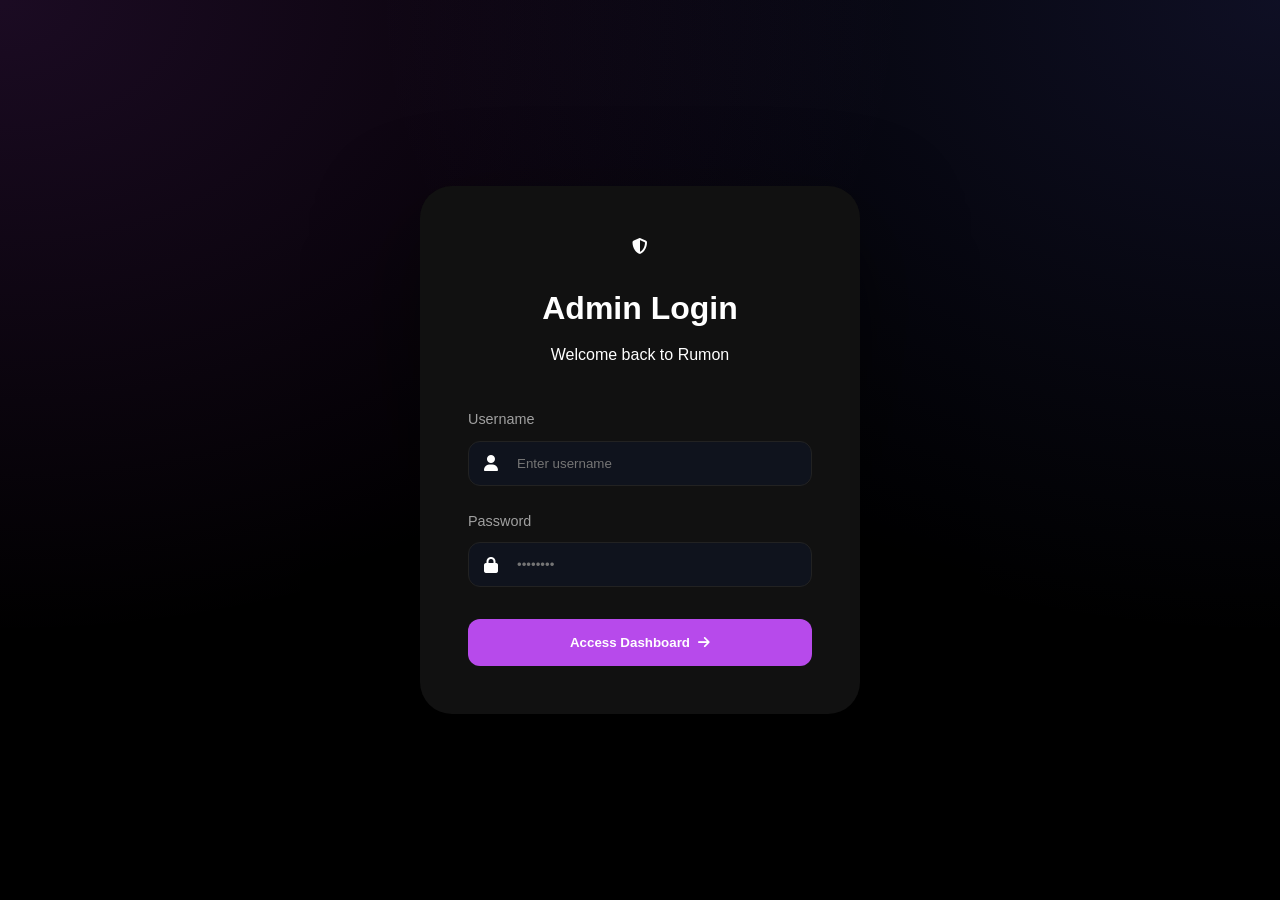
<file: Deshboard/index.html>
<!DOCTYPE html>
<html lang="en">

<head>
    <meta charset="UTF-8">
    <meta name="viewport" content="width=device-width, initial-scale=1.0">
    <title>Admin Dashboard | Portfolio</title>
    <link rel="icon" type="image/png" href="../Assets/fav icon.png">
    <link rel="stylesheet" href="style.css">
    <link rel="stylesheet" href="https://cdnjs.cloudflare.com/ajax/libs/font-awesome/6.4.0/css/all.min.css">
    <script>
        // Auth Guard
        if (!localStorage.getItem('adminToken')) {
            window.location.href = 'login.html';
        }
    </script>
</head>

<body>
    <div class="dashboard-container">
        <aside class="sidebar">
            <div class="logo">
                <i class="fas fa-shield-halved"></i>
                <span>Admin Panel</span>
            </div>
            <nav class="nav-links">
                <a href="#" class="nav-item active" data-page="home">
                    <i class="fas fa-home"></i> Dashboard
                </a>
                <a href="#" class="nav-item" data-page="blogs">
                    <i class="fas fa-blog"></i> Manage Blogs
                </a>
                <a href="#" class="nav-item" data-page="projects">
                    <i class="fas fa-project-diagram"></i> Manage Projects
                </a>
                <a href="#" class="nav-item" data-page="comments">
                    <i class="fas fa-comments"></i> Comments
                </a>
            </nav>
        </aside>

        <main class="main-content">
            <header class="top-header">
                <h1 id="page-title">Dashboard Overview</h1>
                <div class="user-profile">
                    <div id="logout-btn" style="cursor:pointer; margin-right:1rem; color:var(--text-dim); font-size:0.9rem;" title="Logout">
                        <i class="fas fa-sign-out-alt"></i> Logout
                    </div>
                    <span id="admin-display-name">Admin User</span>
                    <img src="https://api.dicebear.com/7.x/avataaars/svg?seed=Admin" alt="Admin">
                </div>
            </header>

            <section id="home-section" class="content-section active">
                <div class="stats-grid">
                    <div class="stat-card">
                        <div class="stat-icon"><i class="fas fa-newspaper"></i></div>
                        <div class="stat-info">
                            <h3 id="blog-count">0</h3>
                            <p>Total Blogs</p>
                        </div>
                    </div>
                    <div class="stat-card">
                        <div class="stat-icon"><i class="fas fa-rocket"></i></div>
                        <div class="stat-info">
                            <h3 id="project-count">0</h3>
                            <p>Total Projects</p>
                        </div>
                    </div>
                    <div class="stat-card">
                        <div class="stat-icon"><i class="fas fa-comments"></i></div>
                        <div class="stat-info">
                            <h3 id="comment-count">0</h3>
                            <p>Total Comments</p>
                        </div>
                    </div>
                </div>
                <div class="welcome-card">
                    <h2>Welcome back, Admin!</h2>
                    <p>Manage your portfolio content efficiently from here.</p>
                </div>
            </section>

            <section id="blogs-section" class="content-section">
                <div class="dashboard-grid">
                    <div class="form-container">
                        <h3 id="blog-form-title"><i class="fas fa-plus"></i> Create New Blog</h3>
                        <form id="blog-form" novalidate>
                            <div class="form-group">
                                <label>Title</label>
                                <input type="text" id="blog-title" placeholder="Enter blog title" required>
                            </div>
                            <div class="form-group">
                                <label>Content</label>
                                <textarea id="blog-content" rows="5" placeholder="Write your blog content here..."
                                    required></textarea>
                            </div>
                            <div class="form-group">
                                <label>Upload Image</label>
                                <div class="file-upload-wrapper">
                                    <input type="file" id="blog-image-file" accept="image/*">
                                    <input type="hidden" id="blog-image-url">
                                </div>
                            </div>
                            <div class="form-group">
                                <label>Tags (comma separated)</label>
                                <input type="text" id="blog-tags" placeholder="cybersecurity, tech, news">
                            </div>
                            <div style="display: flex; gap: 10px;">
                                <button type="submit" class="btn btn-primary" id="blog-submit">Create Blog</button>
                                <button type="button" class="btn" id="blog-cancel-edit" style="display: none; background: #333; color: white; padding: 0.8rem 1.5rem; border-radius: 50px;">Cancel</button>
                            </div>
                        </form>
                    </div>

                    <div class="preview-container">
                        <h3><i class="fas fa-eye"></i> Live Preview</h3>
                        <div class="blog-preview-card glass-preview" id="blog-live-preview">
                            <div class="preview-img-wrapper">
                                <img id="preview-blog-img" src="https://via.placeholder.com/400x200?text=Blog+Image"
                                    alt="">
                            </div>
                            <div class="preview-content">
                                <span class="preview-tags" id="preview-blog-tags">#cybersecurity</span>
                                <h2 id="preview-blog-title">Your Blog Title Here</h2>
                                <p id="preview-blog-body">The content of your blog will appear here as you type...</p>
                                <div class="preview-footer">
                                    <span>By Admin</span>
                                    <span id="preview-blog-date">Apr 25, 2026</span>
                                </div>
                            </div>
                        </div>
                    </div>
                </div>

                <div class="data-list-container">
                    <h3>Existing Blogs</h3>
                    <div class="table-responsive">
                        <table class="data-table">
                            <thead>
                                <tr>
                                    <th>Image</th>
                                    <th>Title</th>
                                    <th>Date</th>
                                    <th>Actions</th>
                                </tr>
                            </thead>
                            <tbody id="blog-list">
                                <tr>
                                    <td colspan="4">Loading blogs...</td>
                                </tr>
                            </tbody>
                        </table>
                    </div>
                </div>
            </section>

            <section id="projects-section" class="content-section">
                <div class="dashboard-grid">
                    <div class="form-container">
                        <h3 id="project-form-title"><i class="fas fa-upload"></i> Upload New Project</h3>
                        <form id="project-form" novalidate onsubmit="return false;">
                            <div class="form-group">
                                <label>Project Name</label>
                                <input type="text" id="project-name" placeholder="Enter project name" required>
                            </div>
                            <div class="form-group">
                                <label>Description</label>
                                <textarea id="project-description" rows="3" placeholder="Describe your project..."
                                    required></textarea>
                            </div>
                            <div class="form-row">
                                <div class="form-group">
                                    <label>Live Link</label>
                                    <input type="text" id="project-live" placeholder="https://live-demo.com">
                                </div>
                                <div class="form-group">
                                    <label>GitHub Link</label>
                                    <input type="text" id="project-github" placeholder="https://github.com/user/repo">
                                </div>
                            </div>
                            <div class="form-group">
                                <label>Upload Project Image</label>
                                <div class="file-upload-wrapper">
                                    <input type="file" id="project-image-file" accept="image/*">
                                    <input type="hidden" id="project-image-url">
                                </div>
                            </div>
                            <div class="form-group">
                                <label>Tech Stack (comma separated)</label>
                                <input type="text" id="project-tech" placeholder="React, Node.js, MongoDB">
                            </div>
                            <div style="display: flex; gap: 10px;">
                                <button type="button" class="btn btn-primary" id="project-submit">Upload Project</button>
                                <button type="button" class="btn" id="project-cancel-edit" style="display: none; background: #333; color: white; padding: 0.8rem 1.5rem; border-radius: 50px;">Cancel</button>
                            </div>
                        </form>
                    </div>

                    <div class="preview-container">
                        <h3><i class="fas fa-eye"></i> Live Preview</h3>
                        <div class="project-preview-card glass-preview" id="project-live-preview">
                            <div class="preview-img-wrapper">
                                <img id="preview-project-img"
                                    src="https://via.placeholder.com/400x200?text=Project+Image" alt="">
                            </div>
                            <div class="preview-content">
                                <h2 id="preview-project-name">Project Name</h2>
                                <p id="preview-project-desc">Project description will show here...</p>
                                <div class="preview-tech-stack" id="preview-project-tech">
                                    <span>React</span>
                                    <span>Tailwind</span>
                                </div>
                                <div class="preview-links">
                                    <div class="p-link"><i class="fas fa-external-link-alt"></i> Live</div>
                                    <div class="p-link"><i class="fab fa-github"></i> Code</div>
                                </div>
                            </div>
                        </div>
                    </div>
                </div>

                <div class="data-list-container">
                    <h3>Existing Projects</h3>
                    <div class="table-responsive">
                        <table class="data-table">
                            <thead>
                                <tr>
                                    <th>Image</th>
                                    <th>Project Name</th>
                                    <th>Links</th>
                                    <th>Actions</th>
                                </tr>
                            </thead>
                            <tbody id="project-list">
                                <tr>
                                    <td colspan="4">Loading projects...</td>
                                </tr>
                            </tbody>
                        </table>
                    </div>
                </div>
            </section>

            <!-- Comments Section -->
            <section id="comments-section" class="content-section">
                <div class="data-list-container">
                    <div style="display:flex; justify-content:space-between; align-items:center; margin-bottom:1rem;">
                        <h3><i class="fas fa-comments"></i> All Comments</h3>
                        <button class="btn btn-primary" id="refresh-comments-btn" style="padding:0.5rem 1.2rem;">
                            <i class="fas fa-sync-alt"></i> Refresh
                        </button>
                    </div>
                    <div class="table-responsive">
                        <table class="data-table" id="comments-table">
                            <thead>
                                <tr>
                                    <th>Author</th>
                                    <th>Blog Post</th>
                                    <th>Message</th>
                                    <th>Admin Reply</th>
                                    <th>Date</th>
                                    <th>Actions</th>
                                </tr>
                            </thead>
                            <tbody id="comments-list">
                                <tr><td colspan="6">Loading comments...</td></tr>
                            </tbody>
                        </table>
                    </div>
                </div>

                <!-- Reply Modal -->
                <div id="reply-modal" style="display:none; position:fixed; inset:0; background:rgba(0,0,0,0.7); z-index:9999; align-items:center; justify-content:center;">
                    <div style="background:#1a1a2e; border:1px solid #333; border-radius:16px; padding:2rem; width:90%; max-width:520px;">
                        <h3 style="margin-bottom:0.5rem; color:#c44dff;"><i class="fas fa-reply"></i> Reply to Comment</h3>
                        <p id="modal-original-msg" style="color:#888; font-size:0.9rem; margin-bottom:1.2rem; border-left:3px solid #c44dff; padding-left:0.8rem;"></p>
                        <textarea id="reply-text" rows="4" placeholder="Write your reply here..." style="width:100%; background:#0d0d0d; border:1px solid #333; border-radius:10px; padding:1rem; color:#fff; outline:none; resize:vertical; font-family:inherit;"></textarea>
                        <div style="display:flex; gap:1rem; margin-top:1rem; justify-content:flex-end;">
                            <button class="btn" id="cancel-reply-btn" style="background:#333; color:#fff; padding:0.6rem 1.4rem;">Cancel</button>
                            <button class="btn btn-primary" id="submit-reply-btn" style="padding:0.6rem 1.4rem;">Send Reply</button>
                        </div>
                    </div>
                </div>
            </section>
        </main>
    </div>

    <script src="script.js?v=4"></script>
</body>

</html>
</file>
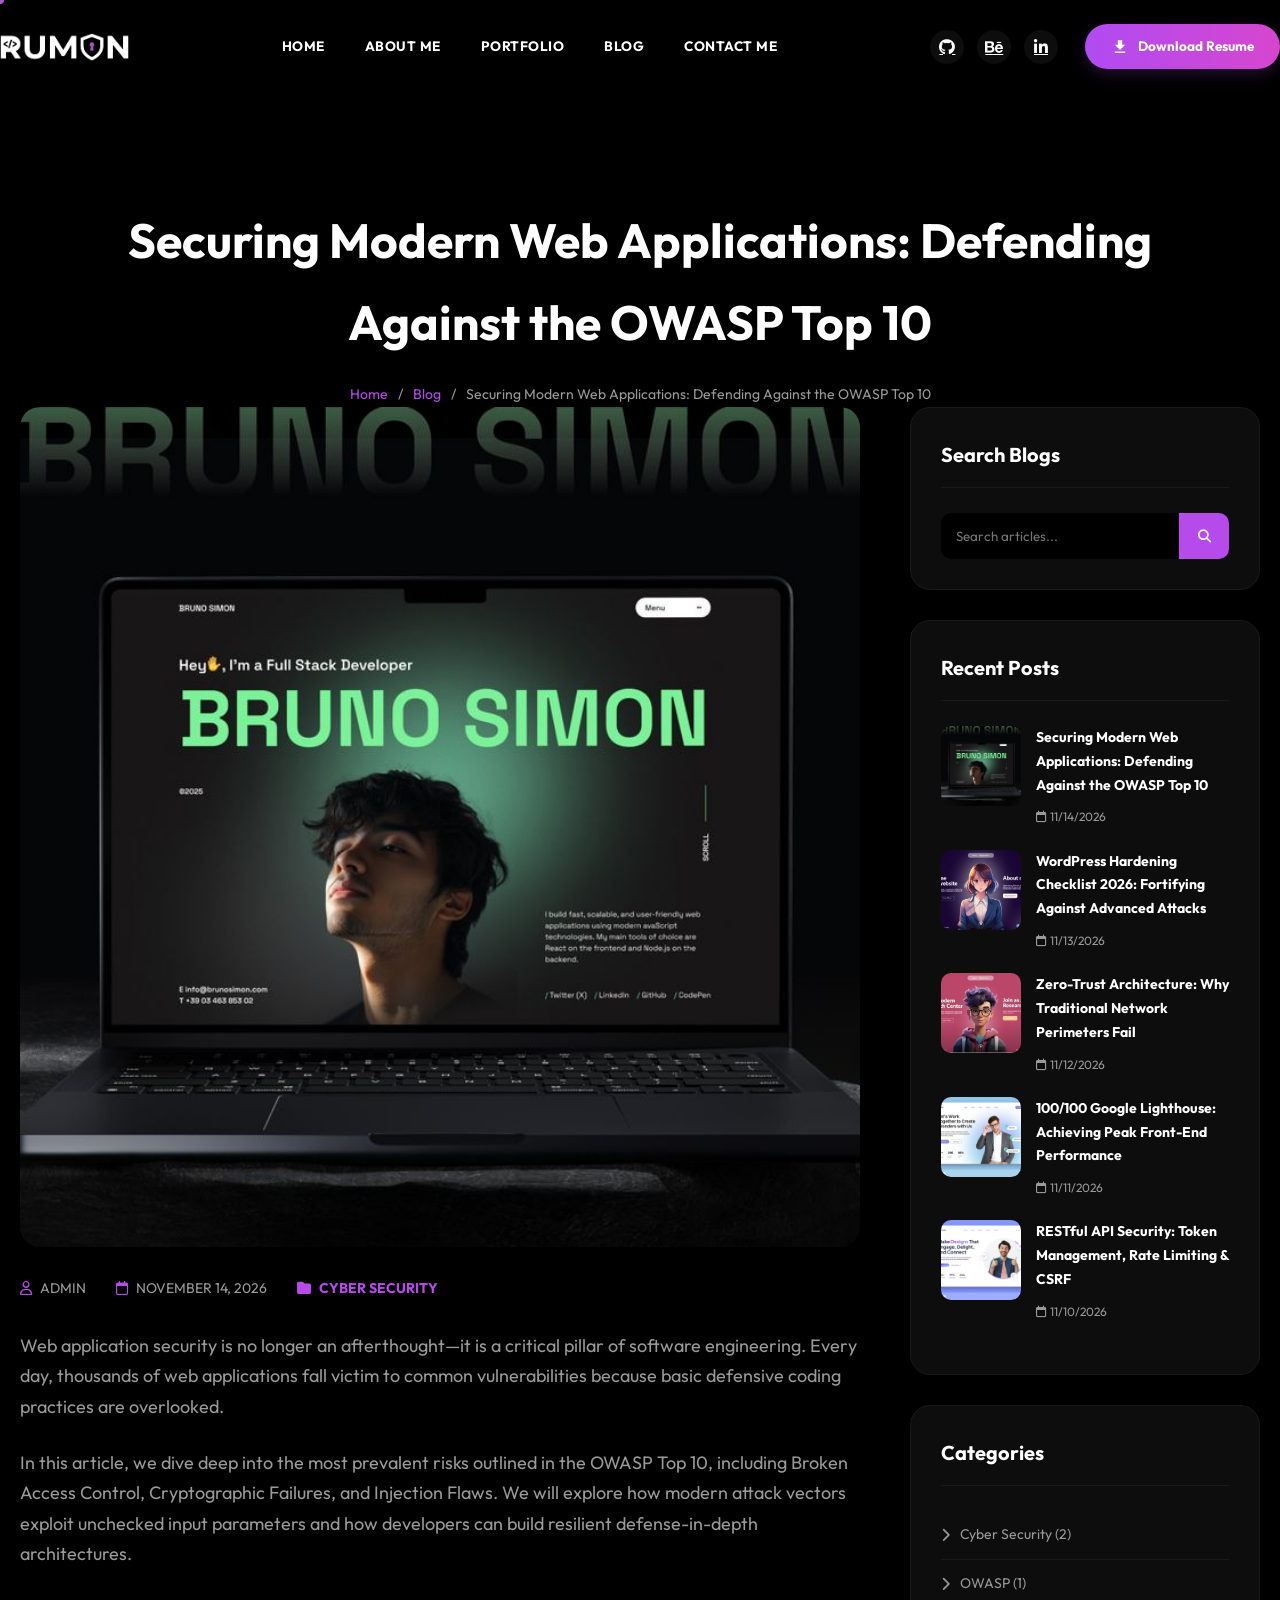
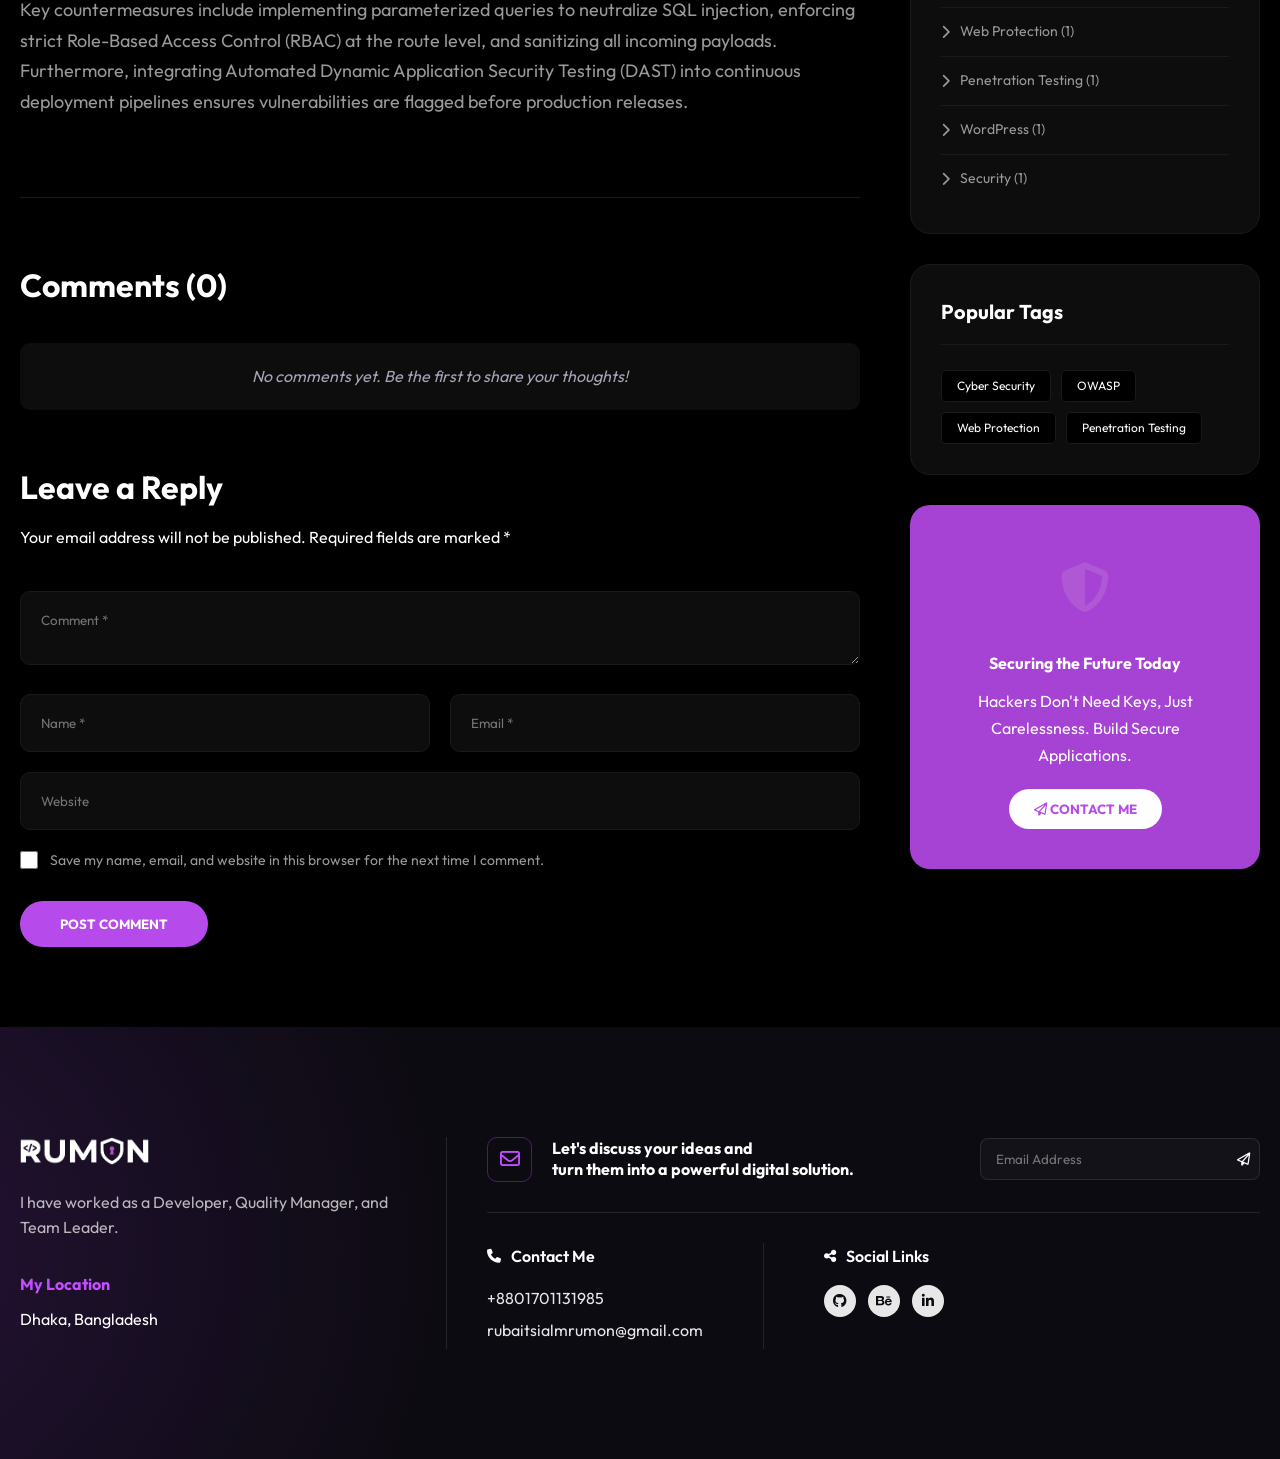
<file: blog-details.html>
<!DOCTYPE html>
<html lang="en">

<head>
    <meta charset="UTF-8">
    <meta name="viewport" content="width=device-width, initial-scale=1.0">
    <title>Blog Details | Rumon</title>
    <link rel="icon" type="image/png" href="Assets/fav icon.png">

    <!-- External Resources -->
    <link rel="stylesheet" href="https://cdnjs.cloudflare.com/ajax/libs/font-awesome/6.4.0/css/all.min.css">
    <link href="https://fonts.googleapis.com/css2?family=Outfit:wght@300;400;600;700;800&family=Montserrat:wght@400;600;700;800&display=swap" rel="stylesheet">

    <!-- Component CSS -->
    <link rel="stylesheet" href="container/header/header.css">
    <link rel="stylesheet" href="container/footer/footer.css">
    <link rel="stylesheet" href="blog-details.css">

    <style>
        /* Custom Cursor */
        .cursor-dot,
        .cursor-outline {
            position: fixed;
            top: 0;
            left: 0;
            border-radius: 50%;
            z-index: 99999;
            pointer-events: none;
            will-change: transform;
            transform: translate3d(-50%, -50%, 0);
        }

        .cursor-dot {
            width: 8px;
            height: 8px;
            background-color: #b057d5;
        }

        .cursor-outline {
            width: 38px;
            height: 38px;
            border: 2px solid rgba(176, 87, 213, 0.5);
        }

        @media (pointer: coarse) {
            .cursor-dot,
            .cursor-outline {
                display: none !important;
            }
            body, a, button, input, textarea {
                cursor: auto !important;
            }
        }
    </style>
</head>

<body>
    <!-- Custom Cursor -->
    <div class="cursor-dot"></div>
    <div class="cursor-outline"></div>

    <!-- Page Header -->
    <div id="header-container"></div>

    <section class="page-header">
        <div class="container">
            <h1 id="blog-main-title">Blog Details</h1>
            <div class="breadcrumbs">
                <a href="Index.html">Home</a>
                <span>/</span>
                <a href="Index.html#blog">Blog</a>
                <span>/</span>
                <span id="breadcrumb-current">Blog Details</span>
            </div>
        </div>
    </section>

    <!-- Main Content Grid -->
    <div class="main-layout container">
        <div class="content-area">
            <div class="featured-image">
                <img id="blog-featured-img"
                    src="./Assets/1.jpg"
                    alt="Blog Image"
                    onerror="this.src='./Assets/1.jpg'">
            </div>

            <div class="post-meta">
                <span><i class="far fa-user"></i> <span id="blog-author">ADMIN</span></span>
                <span><i class="far fa-calendar"></i> <span id="blog-date">LOADING...</span></span>
                <span class="category-tag" id="blog-category"><i class="fas fa-folder"></i> CYBER SECURITY</span>
            </div>

            <article class="blog-article">
                <div id="blog-content-body">
                    <p>Loading blog content...</p>
                </div>
            </article>

            <!-- Comments Section -->
            <section class="comment-section">
                <div class="comments-list-wrapper">
                    <h3 id="comments-count">Comments (0)</h3>
                    <div id="comments-display" class="comments-display">
                        <p class="no-comments">No comments yet. Be the first to comment!</p>
                    </div>
                </div>

                <h3>Leave a Reply</h3>
                <p>Your email address will not be published. Required fields are marked *</p>
                <form class="comment-form" id="comment-form">
                    <textarea id="comment-message" placeholder="Comment *" required></textarea>
                    <div class="form-grid">
                        <input type="text" id="comment-name" placeholder="Name *" required>
                        <input type="email" id="comment-email" placeholder="Email *" required>
                    </div>
                    <input type="text" id="comment-website" placeholder="Website">
                    <div class="checkbox-group">
                        <input type="checkbox" id="save-info">
                        <label for="save-info">Save my name, email, and website in this browser for the next time I comment.</label>
                    </div>
                    <button type="submit" class="submit-btn" id="submit-comment">POST COMMENT</button>
                </form>
            </section>
        </div>

        <!-- Sidebar -->
        <aside class="sidebar">
            <div class="widget search-widget">
                <h3>Search Blogs</h3>
                <div class="search-box">
                    <input type="text" id="sidebar-search" placeholder="Search articles...">
                    <button id="sidebar-search-btn" aria-label="Search"><i class="fas fa-search"></i></button>
                </div>
            </div>

            <div class="widget recent-posts">
                <h3>Recent Posts</h3>
                <div class="post-list" id="recent-posts-list">
                    <!-- Dynamic Recent Posts -->
                </div>
            </div>

            <div class="widget categories-widget">
                <h3>Categories</h3>
                <ul id="categories-list">
                    <li><a href="#" data-filter="Cyber Security"><i class="fas fa-chevron-right"></i> Cyber Security</a></li>
                    <li><a href="#" data-filter="Web Development"><i class="fas fa-chevron-right"></i> Web Development</a></li>
                    <li><a href="#" data-filter="Full Stack"><i class="fas fa-chevron-right"></i> Full Stack</a></li>
                    <li><a href="#" data-filter="Performance"><i class="fas fa-chevron-right"></i> Performance</a></li>
                    <li><a href="#" data-filter="Zero Trust"><i class="fas fa-chevron-right"></i> Zero Trust</a></li>
                </ul>
            </div>

            <div class="widget tags-widget">
                <h3>Popular Tags</h3>
                <div class="tags-cloud" id="blog-tags-cloud">
                    <a href="#">Security</a>
                    <a href="#">WordPress</a>
                    <a href="#">OWASP</a>
                    <a href="#">Performance</a>
                </div>
            </div>

            <div class="ad-widget">
                <div class="ad-content">
                    <div class="ad-icon" style="font-size: 50px; margin-bottom: 20px; color: #b057d5;">
                        <i class="fas fa-shield-halved"></i>
                    </div>
                    <h4 style="margin-bottom: 10px;">Securing the Future Today</h4>
                    <p>Hackers Don't Need Keys, Just Carelessness. Build Secure Applications.</p>
                    <button class="ad-btn" onclick="window.location.href='Index.html#contact'">
                        <i class="far fa-paper-plane"></i> CONTACT ME
                    </button>
                </div>
            </div>
        </aside>
    </div>

    <div id="footer-container"></div>

    <script>
        const IS_LOCAL_ENV = window.location.hostname === "localhost" || window.location.hostname === "127.0.0.1";
        const BACKEND_BASE_URL = IS_LOCAL_ENV ? "http://localhost:5000" : "https://portfolio-backend-h88g.vercel.app";
        const API_BASE_URL = `${BACKEND_BASE_URL}/api`;
        const DEFAULT_IMAGE = "./Assets/1.jpg";

        const DEFAULT_BLOGS = [
            {
                _id: "blog_201",
                title: "Securing Modern Web Applications: Defending Against the OWASP Top 10",
                content: "Web application security is no longer an afterthought—it is a critical pillar of software engineering. Every day, thousands of web applications fall victim to common vulnerabilities because basic defensive coding practices are overlooked.\n\nIn this article, we dive deep into the most prevalent risks outlined in the OWASP Top 10, including Broken Access Control, Cryptographic Failures, and Injection Flaws. We will explore how modern attack vectors exploit unchecked input parameters and how developers can build resilient defense-in-depth architectures.\n\nKey countermeasures include implementing parameterized queries to neutralize SQL injection, enforcing strict Role-Based Access Control (RBAC) at the route level, and sanitizing all incoming payloads. Furthermore, integrating Automated Dynamic Application Security Testing (DAST) into continuous deployment pipelines ensures vulnerabilities are flagged before production releases.",
                author: "Admin",
                image: "Assets/1.jpg",
                tags: ["Cyber Security", "OWASP", "Web Protection", "Penetration Testing"],
                createdAt: "2026-11-14T09:00:00.000Z"
            },
            {
                _id: "blog_202",
                title: "WordPress Hardening Checklist 2026: Fortifying Against Advanced Attacks",
                content: "Powering over 40% of the web, WordPress is undeniably the most popular CMS on the planet—and consequently the biggest target for automated exploit scanners and credential stuffers.\n\nTo keep WordPress installations rock solid, administrators must look beyond simple security plugins. Essential hardening steps begin with locking down file permissions: ensuring wp-config.php is non-writable and moving it above the public root directory.\n\nDisabling XML-RPC is crucial unless explicitly required by remote publishing apps, as attackers routinely abuse it for brute-force attacks and pingback DDoS reflection. Additionally, always hide the WordPress version number, enforce Two-Factor Authentication (2FA) for all administrator accounts, and implement automated weekly database integrity backups.",
                author: "Admin",
                image: "Assets/2.jpg",
                tags: ["WordPress", "Security", "CMS", "Web Development"],
                createdAt: "2026-11-13T09:00:00.000Z"
            },
            {
                _id: "blog_203",
                title: "Zero-Trust Architecture: Why Traditional Network Perimeters Fail",
                content: "For decades, enterprise security relied on castle-and-moat models: perimeter firewalls kept the bad actors out, while everything inside the private network was trusted implicitly. However, the rise of cloud infrastructure and distributed remote workforces has rendered this paradigm completely obsolete.\n\nZero-Trust Architecture (ZTA) operates on one fundamental core tenet: 'Never trust, always verify'. Regardless of whether a request originates inside or outside the network perimeter, every transaction must be explicitly authenticated, authorized, and cryptographically verified.\n\nBy leveraging micro-segmentation, identity-aware proxies, and continuous posture evaluation, organizations can dramatically minimize lateral movement in the event of a breach, ensuring single compromised credentials do not jeopardize the entire infrastructure.",
                author: "Admin",
                image: "Assets/3.jpg",
                tags: ["Zero Trust", "Cloud Security", "Enterprise", "Network"],
                createdAt: "2026-11-12T09:00:00.000Z"
            },
            {
                _id: "blog_204",
                title: "100/100 Google Lighthouse: Achieving Peak Front-End Performance",
                content: "Website speed is directly tied to conversions, bounce rates, and organic search ranking. Achieving a perfect 100/100 score on Google Lighthouse requires meticulous attention to the critical rendering path.\n\nStart by eliminating render-blocking resources: defer non-critical JavaScript and preload crucial web fonts using preconnect links. Modern CSS techniques like content-visibility: auto allow browsers to skip rendering offscreen elements until the user scrolls near them, dramatically cutting down initial DOM computation.\n\nFor animations, avoid animating layout properties like top, left, width, or height. Instead, stick strictly to transform and opacity, which run directly on the GPU compositor thread without triggering costly browser repaints.",
                author: "Admin",
                image: "Assets/4.jpg",
                tags: ["Frontend", "Performance", "Optimization", "JavaScript"],
                createdAt: "2026-11-11T09:00:00.000Z"
            },
            {
                _id: "blog_205",
                title: "RESTful API Security: Token Management, Rate Limiting & CSRF",
                content: "Building APIs that scale reliably requires more than just clean REST design; robust security controls must be embedded into every route handler.\n\nOne common architectural mistake is storing JWT access tokens in browser localStorage, making them easily extractable via Cross-Site Scripting (XSS). A significantly more secure approach is utilizing HttpOnly, Secure, SameSite=Strict cookies coupled with short token expiration windows and rotating refresh tokens.\n\nMoreover, enforcing IP-based and user-based rate limiting via in-memory Redis stores protects sensitive endpoints (such as login and password reset) against distributed brute force attacks, while input schema validation prevents unexpected parameter pollution.",
                author: "Admin",
                image: "Assets/5.jpg",
                tags: ["API Security", "Node.js", "Express", "JWT"],
                createdAt: "2026-11-10T09:00:00.000Z"
            },
            {
                _id: "blog_206",
                title: "The Evolution of Threat Hunting: AI in Modern SOC Operations",
                content: "As cyber threats become increasingly automated and sophisticated, security operations centers (SOCs) can no longer rely solely on static signatures and manual log inspection.\n\nArtificial Intelligence and Machine Learning models have revolutionized threat detection by baselining normal network behavior and detecting subtle telemetry deviations in real time. From spotting anomalous outbound DNS tunnels to identifying lateral credential abuse, AI-driven SIEM solutions provide analysts with actionable risk scores.\n\nBy automating repetitive triage tasks, security teams can concentrate on complex incident response and proactive adversary emulation, staying one step ahead of advanced persistent threat (APT) actors.",
                author: "Admin",
                image: "Assets/6.jpg",
                tags: ["AI", "Threat Hunting", "Cyber Security", "Automation"],
                createdAt: "2026-11-09T09:00:00.000Z"
            }
        ];

        let loadedBlogs = [];
        let currentActiveBlogId = null;

        function resolveImageUrl(rawUrl) {
            if (!rawUrl || typeof rawUrl !== "string") return DEFAULT_IMAGE;
            const trimmed = rawUrl.trim();
            if (!trimmed) return DEFAULT_IMAGE;
            if (trimmed.startsWith("http://") || trimmed.startsWith("https://") || trimmed.startsWith("data:")) return trimmed;
            if (trimmed.startsWith("Assets/") || trimmed.startsWith("./Assets/")) return trimmed;
            if (trimmed.startsWith("/uploads/")) return `${BACKEND_BASE_URL}${trimmed}`;
            if (trimmed.startsWith("uploads/")) return `${BACKEND_BASE_URL}/${trimmed}`;
            return trimmed;
        }

        function formatLongDate(value) {
            try {
                return new Date(value).toLocaleDateString("en-US", {
                    month: "long",
                    day: "numeric",
                    year: "numeric"
                }).toUpperCase();
            } catch (e) {
                return "NOVEMBER 2026";
            }
        }

        function renderContent(content) {
            const paragraphs = String(content || "")
                .split(/\n+/)
                .map((p) => p.trim())
                .filter(Boolean);

            if (paragraphs.length === 0) {
                return "<p>No content available.</p>";
            }

            return paragraphs.map((p) => `<p>${p}</p>`).join("");
        }

        function renderTags(tags) {
            const cloud = document.getElementById("blog-tags-cloud");
            const safeTags = Array.isArray(tags) ? tags.filter(Boolean) : [];
            if (safeTags.length === 0) {
                cloud.innerHTML = `<a href="#">Security</a>`;
                return;
            }
            cloud.innerHTML = safeTags.map((tag) => `<a href="javascript:void(0)" onclick="filterBlogsByTag('${tag}')">${tag}</a>`).join("");
        }

        function renderBlog(blog) {
            if (!blog) return;
            currentActiveBlogId = blog._id;

            const title = blog.title || "Blog Details";
            const image = resolveImageUrl(blog.image);
            const tags = Array.isArray(blog.tags) ? blog.tags : [];
            const primaryTag = tags[0] || "CYBER SECURITY";

            document.title = `${title} | Rumon`;
            document.getElementById("blog-main-title").innerText = title;
            document.getElementById("breadcrumb-current").innerText = title;
            document.getElementById("blog-author").innerText = (blog.author || "ADMIN").toUpperCase();
            document.getElementById("blog-date").innerText = formatLongDate(blog.createdAt || Date.now());
            document.getElementById("blog-featured-img").src = image;
            document.getElementById("blog-featured-img").alt = title;
            document.getElementById("blog-category").innerHTML = `<i class="fas fa-folder"></i> ${primaryTag.toUpperCase()}`;
            document.getElementById("blog-content-body").innerHTML = renderContent(blog.content);
            renderTags(tags);

            // Fetch comments for this specific blog
            fetchComments(blog._id);

            // Update URL without full page reload
            const newUrl = `${window.location.pathname}?id=${encodeURIComponent(blog._id)}`;
            window.history.replaceState({ blogId: blog._id }, title, newUrl);
        }

        async function fetchAllBlogs() {
            const urls = [];
            if (IS_LOCAL_ENV) urls.push('http://localhost:5000/api/blogs');
            urls.push('https://portfolio-backend-h88g.vercel.app/api/blogs');

            for (const url of urls) {
                try {
                    const controller = new AbortController();
                    const timeoutId = setTimeout(() => controller.abort(), 3500);
                    const res = await fetch(url, { signal: controller.signal });
                    clearTimeout(timeoutId);
                    if (res.ok) {
                        const data = await res.json();
                        if (Array.isArray(data) && data.length > 0) return data;
                    }
                } catch (e) {
                    console.warn(`Failed fetching blogs from ${url}:`, e.message);
                }
            }
            return DEFAULT_BLOGS;
        }

        async function fetchBlogDetails(id) {
            // First check if already in loadedBlogs
            const existing = loadedBlogs.find(b => String(b._id) === String(id));
            if (existing) {
                renderBlog(existing);
                return;
            }

            // Try API
            try {
                const response = await fetch(`${API_BASE_URL}/blogs/${id}`);
                if (response.ok) {
                    const blog = await response.json();
                    renderBlog(blog);
                    return;
                }
            } catch (error) {
                console.warn('API blog fetch failed, searching default list:', error.message);
            }

            // Fallback search
            const fallbackBlog = DEFAULT_BLOGS.find(b => String(b._id) === String(id)) || DEFAULT_BLOGS[0];
            renderBlog(fallbackBlog);
        }

        function renderRecentPosts(blogs) {
            const recentList = document.getElementById("recent-posts-list");
            if (!recentList) return;

            recentList.innerHTML = (blogs || []).slice(0, 5).map((blog) => `
                <div class="post-item" style="cursor: pointer;" onclick="loadSelectedBlog('${blog._id}')">
                    <img src="${resolveImageUrl(blog.image)}" alt="${blog.title || 'Blog'}" onerror="this.src='./Assets/1.jpg'">
                    <div class="post-info">
                        <h4>${blog.title || "Untitled"}</h4>
                        <span><i class="far fa-calendar"></i> ${new Date(blog.createdAt).toLocaleDateString()}</span>
                    </div>
                </div>
            `).join("");

            updateCategories(blogs);
        }

        window.loadSelectedBlog = function(blogId) {
            window.scrollTo({ top: 0, behavior: 'smooth' });
            fetchBlogDetails(blogId);
        };

        window.filterBlogsByTag = function(tag) {
            const match = loadedBlogs.find(b => Array.isArray(b.tags) && b.tags.some(t => t.toLowerCase() === tag.toLowerCase()));
            if (match) {
                loadSelectedBlog(match._id);
            }
        };

        function updateCategories(blogs) {
            const categoriesMap = {};
            blogs.forEach(blog => {
                if (Array.isArray(blog.tags)) {
                    blog.tags.forEach(tag => {
                        categoriesMap[tag] = (categoriesMap[tag] || 0) + 1;
                    });
                }
            });

            const categoriesList = document.getElementById('categories-list');
            if (categoriesList && Object.keys(categoriesMap).length > 0) {
                categoriesList.innerHTML = Object.entries(categoriesMap).slice(0, 6).map(([cat, count]) => `
                    <li><a href="javascript:void(0)" onclick="filterBlogsByTag('${cat}')"><i class="fas fa-chevron-right"></i> ${cat} (${count})</a></li>
                `).join('');
            }
        }

        async function fetchComments(blogId) {
            const commentsDisplay = document.getElementById("comments-display");
            const commentsCount = document.getElementById("comments-count");

            try {
                const response = await fetch(`${API_BASE_URL}/comments/${blogId}`);
                if (response.ok) {
                    const comments = await response.json();
                    renderComments(comments);
                    return;
                }
            } catch (error) {
                console.warn("Could not fetch remote comments:", error);
            }

            // Default empty or mock
            renderComments([]);
        }

        function renderComments(comments) {
            const commentsDisplay = document.getElementById("comments-display");
            const commentsCount = document.getElementById("comments-count");

            const safeComments = Array.isArray(comments) ? comments : [];
            commentsCount.innerText = `Comments (${safeComments.length})`;

            if (safeComments.length === 0) {
                commentsDisplay.innerHTML = `<p class="no-comments" style="color: #a4a5b6; padding: 20px 0;">No comments yet. Be the first to share your thoughts!</p>`;
                return;
            }

            commentsDisplay.innerHTML = safeComments.map(comment => `
                <div class="comment-item" style="display: flex; gap: 15px; margin-bottom: 25px; padding-bottom: 20px; border-bottom: 1px solid rgba(255, 255, 255, 0.05);">
                    <div class="comment-avatar" style="font-size: 38px; color: #b057d5;">
                        <i class="fas fa-user-circle"></i>
                    </div>
                    <div class="comment-content" style="flex: 1;">
                        <div class="comment-header" style="display: flex; justify-content: space-between; align-items: baseline; margin-bottom: 8px;">
                            <h4 class="comment-author" style="color: #fff; font-size: 1.1rem; font-weight: 600;">${comment.name}</h4>
                            <span class="comment-date" style="color: #a4a5b6; font-size: 0.85rem;">${new Date(comment.createdAt || Date.now()).toLocaleDateString("en-US", { month: 'short', day: 'numeric', year: 'numeric' })}</span>
                        </div>
                        <p class="comment-text" style="color: #c5c6d0; line-height: 1.6;">${comment.message}</p>
                        ${comment.reply ? `
                        <div class="admin-reply" style="margin-top: 15px; padding: 15px; background: rgba(176, 87, 213, 0.1); border-left: 4px solid #b057d5; border-radius: 8px;">
                            <div class="reply-header" style="display: flex; align-items: center; gap: 8px; margin-bottom: 8px;">
                                <i class="fas fa-shield-alt" style="color: #b057d5;"></i>
                                <span style="font-weight: 600; color: #b057d5;">Admin Reply</span>
                            </div>
                            <p style="color: #c5c6d0; font-size: 0.95rem;">${comment.reply}</p>
                        </div>
                        ` : ''}
                    </div>
                </div>
            `).join("");
        }

        async function handleCommentSubmit(e) {
            e.preventDefault();
            if (!currentActiveBlogId) return;

            const submitBtn = document.getElementById("submit-comment");
            const originalText = submitBtn.innerText;

            const name = document.getElementById("comment-name").value.trim();
            const email = document.getElementById("comment-email").value.trim();
            const message = document.getElementById("comment-message").value.trim();
            const website = document.getElementById("comment-website").value.trim();

            if (!name || !email || !message) {
                alert("Please fill in all required fields.");
                return;
            }

            try {
                submitBtn.innerText = "POSTING...";
                submitBtn.disabled = true;

                let success = false;
                try {
                    const response = await fetch(`${API_BASE_URL}/comments`, {
                        method: 'POST',
                        headers: { 'Content-Type': 'application/json' },
                        body: JSON.stringify({
                            blogId: currentActiveBlogId,
                            name,
                            email,
                            message,
                            website
                        })
                    });
                    if (response.ok) success = true;
                } catch (apiErr) {
                    console.warn('API comment post error, falling back locally:', apiErr);
                }

                // Add to UI immediately
                const newCommentObj = {
                    name,
                    message,
                    createdAt: new Date().toISOString()
                };

                const currentDisplay = document.getElementById("comments-display");
                const noComments = currentDisplay.querySelector(".no-comments");
                if (noComments) currentDisplay.innerHTML = '';

                const commentHtml = `
                    <div class="comment-item" style="display: flex; gap: 15px; margin-bottom: 25px; padding-bottom: 20px; border-bottom: 1px solid rgba(255, 255, 255, 0.05);">
                        <div class="comment-avatar" style="font-size: 38px; color: #b057d5;">
                            <i class="fas fa-user-circle"></i>
                        </div>
                        <div class="comment-content" style="flex: 1;">
                            <div class="comment-header" style="display: flex; justify-content: space-between; align-items: baseline; margin-bottom: 8px;">
                                <h4 class="comment-author" style="color: #fff; font-size: 1.1rem; font-weight: 600;">${name}</h4>
                                <span class="comment-date" style="color: #a4a5b6; font-size: 0.85rem;">Just now</span>
                            </div>
                            <p class="comment-text" style="color: #c5c6d0; line-height: 1.6;">${message}</p>
                        </div>
                    </div>
                `;
                currentDisplay.insertAdjacentHTML('afterbegin', commentHtml);

                // Update count
                const countEl = document.getElementById("comments-count");
                const currentCount = parseInt(countEl.innerText.replace(/\D/g, '') || '0', 10);
                countEl.innerText = `Comments (${currentCount + 1})`;

                document.getElementById("comment-form").reset();
                alert("Thank you! Your comment has been posted.");

            } catch (error) {
                console.error("Error submitting comment:", error);
                alert("Could not post comment. Please try again.");
            } finally {
                submitBtn.innerText = originalText;
                submitBtn.disabled = false;
            }
        }

        async function loadComponents() {
            const components = [
                { id: 'header-container', url: 'container/header/header.html', script: 'container/header/header.js' },
                { id: 'footer-container', url: 'container/footer/footer.html', script: 'container/footer/footer.js' }
            ];

            for (const comp of components) {
                try {
                    const response = await fetch(comp.url);
                    if (response.ok) {
                        const html = await response.text();
                        const el = document.getElementById(comp.id);
                        if (el) el.innerHTML = html;
                        if (comp.script) {
                            const script = document.createElement('script');
                            script.src = comp.script;
                            document.body.appendChild(script);
                        }
                    }
                } catch (error) {
                    console.warn(`Error loading component ${comp.id}:`, error);
                }
            }
        }

        document.addEventListener("DOMContentLoaded", async () => {
            loadComponents();

            // Load all blogs first so sidebar and lookups are populated
            loadedBlogs = await fetchAllBlogs();
            renderRecentPosts(loadedBlogs);

            const params = new URLSearchParams(window.location.search);
            let blogId = params.get("id");

            if (!blogId) {
                try {
                    blogId = sessionStorage.getItem('selectedBlogId');
                } catch (e) {}
            }

            // If still no blogId, default to the first available blog!
            if (!blogId && loadedBlogs.length > 0) {
                blogId = loadedBlogs[0]._id;
            }

            if (blogId) {
                await fetchBlogDetails(blogId);
            } else {
                document.getElementById("blog-content-body").innerHTML = "<p>No blog posts found. Please check back later.</p>";
            }

            const commentForm = document.getElementById("comment-form");
            if (commentForm) {
                commentForm.addEventListener("submit", handleCommentSubmit);
            }

            // Sidebar search
            const searchInput = document.getElementById("sidebar-search");
            const searchBtn = document.getElementById("sidebar-search-btn");
            const handleSearch = () => {
                const q = searchInput.value.toLowerCase().trim();
                if (!q) return;
                const match = loadedBlogs.find(b => (b.title && b.title.toLowerCase().includes(q)) || (b.content && b.content.toLowerCase().includes(q)));
                if (match) {
                    loadSelectedBlog(match._id);
                } else {
                    alert(`No articles found matching "${q}"`);
                }
            };

            if (searchBtn) searchBtn.addEventListener("click", handleSearch);
            if (searchInput) {
                searchInput.addEventListener("keypress", (e) => {
                    if (e.key === "Enter") handleSearch();
                });
            }
        });

        // High-performance GPU cursor
        const cursorDot = document.querySelector('.cursor-dot');
        const cursorOutline = document.querySelector('.cursor-outline');
        let mouseX = -100, mouseY = -100;
        let outlineX = -100, outlineY = -100;

        window.addEventListener('mousemove', (e) => {
            mouseX = e.clientX;
            mouseY = e.clientY;
            cursorDot.style.transform = `translate3d(${mouseX - 4}px, ${mouseY - 4}px, 0)`;
        }, { passive: true });

        function animateCursor() {
            outlineX += (mouseX - outlineX) * 0.2;
            outlineY += (mouseY - outlineY) * 0.2;
            cursorOutline.style.transform = `translate3d(${outlineX - 19}px, ${outlineY - 19}px, 0)`;
            requestAnimationFrame(animateCursor);
        }
        requestAnimationFrame(animateCursor);
    </script>
</body>

</html>
</file>
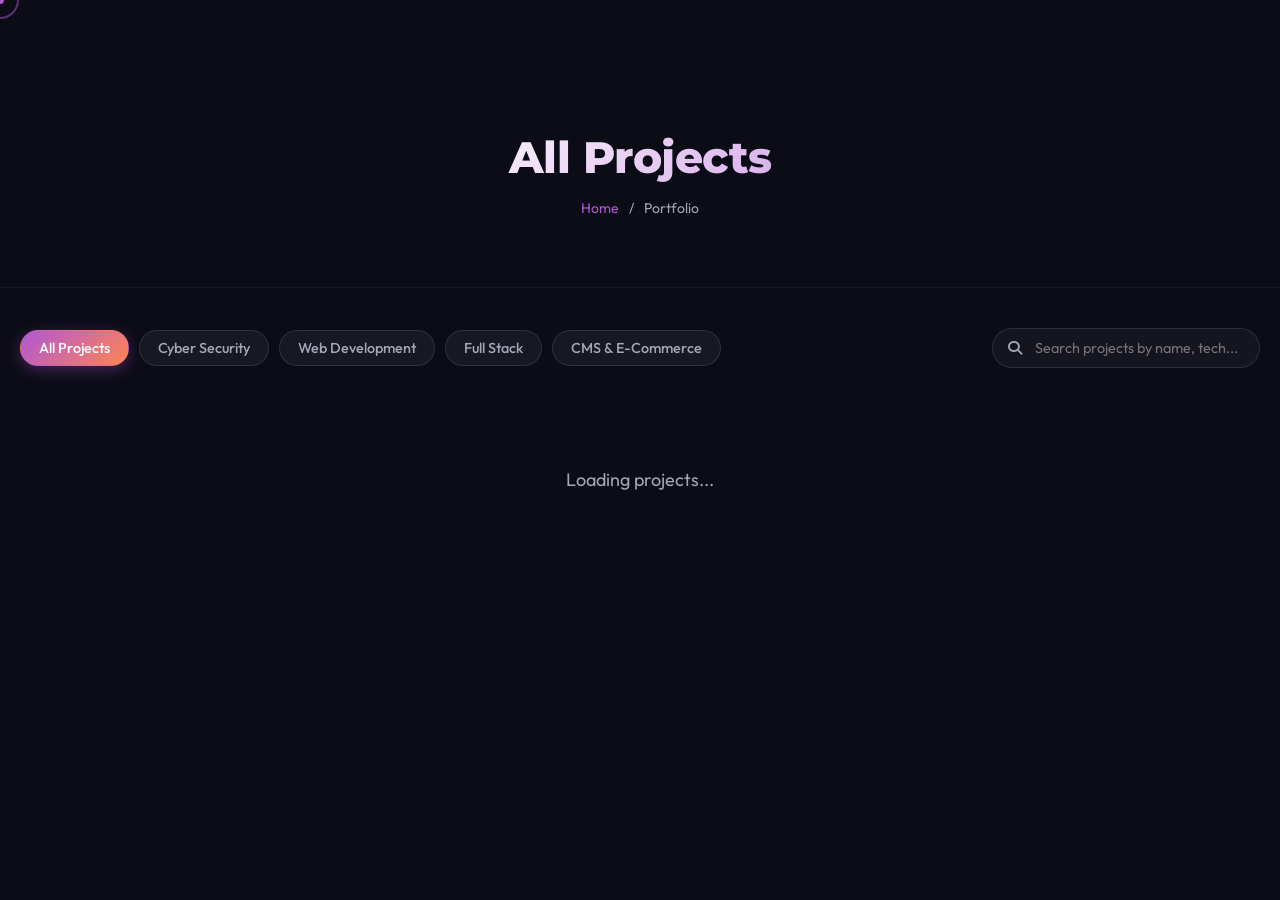
<file: portfolio.html>
<!DOCTYPE html>
<html lang="en">

<head>
    <meta charset="UTF-8">
    <meta name="viewport" content="width=device-width, initial-scale=1.0">
    <title>All Projects | Portfolio | Rumon</title>
    <link rel="icon" type="image/png" href="Assets/fav icon.png">

    <!-- External Resources -->
    <link rel="stylesheet" href="https://cdnjs.cloudflare.com/ajax/libs/font-awesome/6.4.0/css/all.min.css">
    <link
        href="https://fonts.googleapis.com/css2?family=Outfit:wght@300;400;600;700;800&family=Montserrat:wght@400;600;700;800&display=swap"
        rel="stylesheet">

    <!-- Component CSS -->
    <link rel="stylesheet" href="container/header/header.css">
    <link rel="stylesheet" href="container/footer/footer.css">
    <link rel="stylesheet" href="container/portfolio/portfolio.css">

    <style>
        :root {
            --fs-section-title: clamp(2rem, 1.6vw + 1.6rem, 2.75rem);
            --fs-section-subtitle: clamp(1rem, 0.35vw + 0.92rem, 1.125rem);
            --fs-card-title: clamp(1.15rem, 0.4vw + 1.05rem, 1.35rem);
            --fs-body-sm: clamp(0.9rem, 0.2vw + 0.85rem, 1rem);
            --primary: #b057d5;
            --primary-glow: rgba(176, 87, 213, 0.35);
            --secondary: #ff8453;
            --bg-dark: #0b0c16;
            --card-bg: #171825;
        }

        * {
            margin: 0;
            padding: 0;
            box-sizing: border-box;
            font-family: 'Outfit', sans-serif;
        }

        body {
            background-color: var(--bg-dark);
            color: #ffffff;
            margin: 0;
            overflow-x: hidden;
        }

        .page-header {
            background: linear-gradient(rgba(11, 12, 22, 0.85), rgba(11, 12, 22, 0.95)), url('https://images.unsplash.com/photo-1550751827-4bd374c3f58b?auto=format&fit=crop&q=80&w=1600');
            background-size: cover;
            background-position: center;
            padding: 130px 20px 70px;
            text-align: center;
            border-bottom: 1px solid rgba(255, 255, 255, 0.05);
        }

        .page-header h1 {
            font-family: 'Montserrat', sans-serif;
            font-size: var(--fs-section-title);
            font-weight: 800;
            margin-bottom: 15px;
            letter-spacing: -0.5px;
            background: linear-gradient(135deg, #ffffff 30%, #b057d5 100%);
            -webkit-background-clip: text;
            -webkit-text-fill-color: transparent;
        }

        .breadcrumbs {
            display: flex;
            justify-content: center;
            align-items: center;
            gap: 10px;
            color: #a4a5b6;
            font-size: 14px;
        }

        .breadcrumbs a {
            color: var(--primary);
            text-decoration: none;
            transition: color 0.3s;
        }

        .breadcrumbs a:hover {
            color: var(--secondary);
        }

        /* Controls Section (Filters & Search) */
        .portfolio-controls {
            max-width: 1400px;
            margin: 40px auto 0;
            padding: 0 20px;
            display: flex;
            justify-content: space-between;
            align-items: center;
            flex-wrap: wrap;
            gap: 20px;
        }

        .category-filters {
            display: flex;
            flex-wrap: wrap;
            gap: 10px;
        }

        .filter-btn {
            background: rgba(255, 255, 255, 0.05);
            border: 1px solid rgba(255, 255, 255, 0.1);
            color: #a4a5b6;
            padding: 8px 18px;
            border-radius: 50px;
            font-size: 0.9rem;
            font-weight: 500;
            cursor: pointer;
            transition: all 0.3s ease;
        }

        .filter-btn:hover {
            background: rgba(176, 87, 213, 0.15);
            border-color: var(--primary);
            color: #ffffff;
        }

        .filter-btn.active {
            background: linear-gradient(135deg, #b057d5, #ff8453);
            border-color: transparent;
            color: #ffffff;
            box-shadow: 0 4px 15px var(--primary-glow);
        }

        .search-box {
            position: relative;
            min-width: 260px;
        }

        .search-box input {
            width: 100%;
            background: rgba(255, 255, 255, 0.04);
            border: 1px solid rgba(255, 255, 255, 0.1);
            padding: 10px 18px 10px 42px;
            border-radius: 50px;
            color: #ffffff;
            font-size: 0.9rem;
            outline: none;
            transition: border-color 0.3s, box-shadow 0.3s;
        }

        .search-box input:focus {
            border-color: var(--primary);
            box-shadow: 0 0 10px var(--primary-glow);
        }

        .search-box i {
            position: absolute;
            left: 16px;
            top: 50%;
            transform: translateY(-50%);
            color: #a4a5b6;
            font-size: 14px;
        }

        .portfolio-main {
            padding: 40px 0 100px;
        }

        .portfolio-grid {
            display: grid;
            grid-template-columns: repeat(2, 1fr);
            gap: 30px;
            max-width: 1400px;
            margin: 0 auto;
            padding: 0 20px;
        }

        @media (max-width: 1024px) {
            .portfolio-grid {
                grid-template-columns: 1fr;
            }
            .portfolio-controls {
                flex-direction: column;
                align-items: stretch;
            }
            .search-box {
                width: 100%;
            }
        }

        /* Card details clickable enhancement */
        .portfolio-card {
            cursor: pointer;
        }

        .card-view-btn {
            background: rgba(176, 87, 213, 0.15);
            border: 1px solid rgba(176, 87, 213, 0.4);
            color: #fff;
            padding: 6px 14px;
            border-radius: 6px;
            font-size: 0.85rem;
            display: inline-flex;
            align-items: center;
            gap: 6px;
            cursor: pointer;
            transition: all 0.25s ease;
            text-decoration: none;
        }

        .card-view-btn:hover {
            background: var(--primary);
            box-shadow: 0 0 12px var(--primary-glow);
        }

        /* Modal Styles */
        .project-modal-backdrop {
            position: fixed;
            top: 0;
            left: 0;
            width: 100vw;
            height: 100vh;
            background: rgba(0, 0, 0, 0.85);
            backdrop-filter: blur(8px);
            z-index: 10000;
            display: flex;
            justify-content: center;
            align-items: center;
            padding: 20px;
            opacity: 0;
            visibility: hidden;
            pointer-events: none;
            transition: opacity 0.25s ease, visibility 0.25s ease;
        }

        .project-modal-backdrop.is-open {
            opacity: 1;
            visibility: visible;
            pointer-events: auto;
        }

        .project-modal-content {
            background: #171825;
            border: 1px solid rgba(176, 87, 213, 0.3);
            border-radius: 20px;
            max-width: 750px;
            width: 100%;
            max-height: 90vh;
            overflow-y: auto;
            box-shadow: 0 20px 50px rgba(0, 0, 0, 0.8);
            position: relative;
            transform: scale(0.95);
            transition: transform 0.3s ease;
        }

        .project-modal-backdrop.is-open .project-modal-content {
            transform: scale(1);
        }

        .modal-close-btn {
            position: absolute;
            top: 15px;
            right: 15px;
            background: rgba(0, 0, 0, 0.6);
            border: 1px solid rgba(255, 255, 255, 0.2);
            color: #fff;
            width: 36px;
            height: 36px;
            border-radius: 50%;
            display: flex;
            align-items: center;
            justify-content: center;
            cursor: pointer;
            z-index: 2;
            transition: background 0.2s, transform 0.2s;
        }

        .modal-close-btn:hover {
            background: #ff4757;
            transform: rotate(90deg);
        }

        .modal-image-wrapper {
            width: 100%;
            height: 320px;
            overflow: hidden;
            border-bottom: 1px solid rgba(255, 255, 255, 0.05);
            position: relative;
        }

        .modal-image-wrapper img {
            width: 100%;
            height: 100%;
            object-fit: cover;
        }

        .modal-body {
            padding: 30px;
        }

        .modal-category-badge {
            display: inline-block;
            background: linear-gradient(135deg, rgba(176, 87, 213, 0.2), rgba(255, 132, 83, 0.2));
            color: #ff8453;
            border: 1px solid rgba(255, 132, 83, 0.3);
            font-size: 0.8rem;
            font-weight: 700;
            padding: 4px 12px;
            border-radius: 50px;
            margin-bottom: 12px;
            text-transform: uppercase;
            letter-spacing: 0.5px;
        }

        .modal-title {
            font-size: 1.8rem;
            font-weight: 700;
            margin-bottom: 15px;
            color: #ffffff;
        }

        .modal-desc {
            color: #c5c6d0;
            font-size: 1.05rem;
            line-height: 1.7;
            margin-bottom: 25px;
            white-space: pre-line;
        }

        .modal-tech-stack {
            display: flex;
            flex-wrap: wrap;
            gap: 8px;
            margin-bottom: 30px;
        }

        .modal-tech-stack span {
            background: rgba(255, 255, 255, 0.06);
            border: 1px solid rgba(255, 255, 255, 0.1);
            color: #b057d5;
            padding: 6px 14px;
            border-radius: 8px;
            font-size: 0.85rem;
            font-weight: 600;
        }

        .modal-actions {
            display: flex;
            gap: 15px;
            flex-wrap: wrap;
            border-top: 1px solid rgba(255, 255, 255, 0.08);
            padding-top: 20px;
        }

        .modal-action-btn {
            padding: 12px 24px;
            border-radius: 8px;
            font-weight: 600;
            font-size: 0.95rem;
            text-decoration: none;
            display: inline-flex;
            align-items: center;
            gap: 8px;
            transition: all 0.3s ease;
        }

        .btn-live {
            background: linear-gradient(135deg, #b057d5, #ff8453);
            color: #ffffff;
            box-shadow: 0 4px 15px var(--primary-glow);
        }

        .btn-live:hover {
            opacity: 0.9;
            transform: translateY(-2px);
        }

        .btn-github {
            background: rgba(255, 255, 255, 0.08);
            border: 1px solid rgba(255, 255, 255, 0.2);
            color: #ffffff;
        }

        .btn-github:hover {
            background: rgba(255, 255, 255, 0.16);
            transform: translateY(-2px);
        }

        /* Custom Cursor */
        .cursor-dot,
        .cursor-outline {
            position: fixed;
            top: 0;
            left: 0;
            border-radius: 50%;
            z-index: 99999;
            pointer-events: none;
            will-change: transform;
            transform: translate3d(-50%, -50%, 0);
        }

        .cursor-dot {
            width: 8px;
            height: 8px;
            background-color: #b057d5;
        }

        .cursor-outline {
            width: 38px;
            height: 38px;
            border: 2px solid rgba(176, 87, 213, 0.5);
        }

        @media (pointer: coarse) {
            .cursor-dot,
            .cursor-outline {
                display: none !important;
            }
            body, a, button {
                cursor: auto !important;
            }
        }
    </style>
</head>

<body>
    <div class="cursor-dot"></div>
    <div class="cursor-outline"></div>

    <div id="header-container"></div>

    <section class="page-header">
        <div class="container">
            <h1>All Projects</h1>
            <div class="breadcrumbs">
                <a href="Index.html">Home</a>
                <span>/</span>
                <span>Portfolio</span>
            </div>
        </div>
    </section>

    <!-- Filter & Search Controls -->
    <div class="portfolio-controls">
        <div class="category-filters" id="categoryFilters">
            <button class="filter-btn active" data-category="all">All Projects</button>
            <button class="filter-btn" data-category="Cyber Security">Cyber Security</button>
            <button class="filter-btn" data-category="Web Development">Web Development</button>
            <button class="filter-btn" data-category="Full Stack">Full Stack</button>
            <button class="filter-btn" data-category="CMS & E-Commerce">CMS & E-Commerce</button>
        </div>
        <div class="search-box">
            <i class="fas fa-search"></i>
            <input type="text" id="projectSearchInput" placeholder="Search projects by name, tech...">
        </div>
    </div>

    <main class="portfolio-main">
        <div class="portfolio-grid" id="portfolioGrid">
            <div class="portfolio-loading">Loading projects...</div>
        </div>
    </main>

    <!-- Interactive Project Detail Modal -->
    <div class="project-modal-backdrop" id="projectModal" aria-hidden="true">
        <div class="project-modal-content" role="dialog" aria-modal="true">
            <button class="modal-close-btn" id="modalCloseBtn" aria-label="Close modal">
                <i class="fas fa-times"></i>
            </button>
            <div class="modal-image-wrapper">
                <img id="modalImg" src="./Assets/1.jpg" alt="Project Preview">
            </div>
            <div class="modal-body">
                <span class="modal-category-badge" id="modalCategory">General</span>
                <h2 class="modal-title" id="modalTitle">Project Title</h2>
                <div class="modal-tech-stack" id="modalTechStack"></div>
                <p class="modal-desc" id="modalDesc">Project description goes here...</p>
                <div class="modal-actions" id="modalActions">
                    <a href="#" target="_blank" rel="noopener noreferrer" class="modal-action-btn btn-live" id="modalLiveBtn">
                        <i class="fas fa-external-link-alt"></i> Live Preview
                    </a>
                    <a href="#" target="_blank" rel="noopener noreferrer" class="modal-action-btn btn-github" id="modalGithubBtn">
                        <i class="fab fa-github"></i> GitHub Source
                    </a>
                </div>
            </div>
        </div>
    </div>

    <div id="footer-container"></div>

    <script>
        const IS_LOCAL_ENV = window.location.hostname === "localhost" || window.location.hostname === "127.0.0.1";
        const BACKEND_BASE_URL = IS_LOCAL_ENV ? "http://localhost:5000" : "https://portfolio-backend-h88g.vercel.app";

        const DEFAULT_PROJECTS = [
            {
                _id: "proj_101",
                name: "CyberGuard - Enterprise Vulnerability Scanner",
                description: "An automated web security auditing and penetration testing platform designed to scan web applications for OWASP Top 10 vulnerabilities, SSL misconfigurations, header leaks, and open ports.",
                techStack: ["Python", "OWASP ZAP", "Bash", "Docker", "Security"],
                liveLink: "https://github.com/rumonpro",
                githubLink: "https://github.com/rumonpro",
                image: "Assets/1.jpg",
                category: "Cyber Security"
            },
            {
                _id: "proj_102",
                name: "Qnifly Digital - Corporate Agency Platform",
                description: "Full-scale modern corporate website for a high-impact digital solutions agency, featuring custom dynamic service modules, responsive interactive UI, and 98+ PageSpeed optimization.",
                techStack: ["WordPress", "Elementor Pro", "PHP", "JavaScript", "CSS3"],
                liveLink: "https://github.com/rumonpro",
                githubLink: "https://github.com/rumonpro",
                image: "Assets/2.jpg",
                category: "Web Development"
            },
            {
                _id: "proj_103",
                name: "SecureVault - Zero-Knowledge Cloud Storage",
                description: "End-to-end encrypted personal cloud storage application featuring client-side AES-256-GCM encryption, granular file sharing permissions, and cryptographic integrity verification.",
                techStack: ["React", "Node.js", "Express", "MongoDB", "AES-256"],
                liveLink: "https://github.com/rumonpro",
                githubLink: "https://github.com/rumonpro",
                image: "Assets/3.jpg",
                category: "Full Stack"
            },
            {
                _id: "proj_104",
                name: "Luxora Store - High-Performance eCommerce",
                description: "Ultra-fast online shopping experience featuring custom product customizers, Stripe multi-currency checkout, automated cart recovery, and lightning 1.1s load time.",
                techStack: ["WooCommerce", "WordPress", "Stripe API", "Tailwind CSS"],
                liveLink: "https://github.com/rumonpro",
                githubLink: "https://github.com/rumonpro",
                image: "Assets/4.jpg",
                category: "CMS & E-Commerce"
            },
            {
                _id: "proj_105",
                name: "Sentinel Shield - Real-Time Web Application Firewall",
                description: "High-throughput reverse proxy inspection engine that detects SQL Injection, Cross-Site Scripting (XSS), and Layer 7 DDoS threats with sub-millisecond overhead and real-time blocking.",
                techStack: ["Node.js", "Express", "Redis", "Cloudflare API", "Security"],
                liveLink: "https://github.com/rumonpro",
                githubLink: "https://github.com/rumonpro",
                image: "Assets/5.jpg",
                category: "Cyber Security"
            },
            {
                _id: "proj_106",
                name: "DevFolio Pro - Interactive Portfolio & CMS",
                description: "State-of-the-art dark theme developer portfolio powered by GPU-accelerated canvas particles, dynamic REST API CMS, JWT authentication, and interactive visitor analytics.",
                techStack: ["HTML5", "CSS3", "JavaScript", "Node.js", "Express"],
                liveLink: "https://portfolio-frontend-one-theta-46.vercel.app/Index.html",
                githubLink: "https://github.com/rumonpro/Portfolio-Frontend",
                image: "Assets/6.jpg",
                category: "Full Stack"
            },
            {
                _id: "proj_107",
                name: "Apex Fitness - Subscription & Booking Portal",
                description: "Modern fitness club management web app featuring automated class scheduling, membership recurring billing via Stripe, SMS alerts, and personalized trainer dashboard.",
                techStack: ["React", "Node.js", "MongoDB", "Stripe", "Tailwind"],
                liveLink: "https://github.com/rumonpro",
                githubLink: "https://github.com/rumonpro",
                image: "Assets/7.jpg",
                category: "Web Development"
            },
            {
                _id: "proj_108",
                name: "PassKey Auth - Biometric & FIDO2 Identity Provider",
                description: "Passwordless authentication service implementing WebAuthn Passkeys, TOTP two-factor authentication, device fingerprinting, and automatic brute-force IP rate limiting.",
                techStack: ["TypeScript", "Express", "WebAuthn", "JWT", "MongoDB"],
                liveLink: "https://github.com/rumonpro",
                githubLink: "https://github.com/rumonpro",
                image: "Assets/8.jpg",
                category: "Cyber Security"
            }
        ];

        let allProjects = [];
        let currentCategory = 'all';
        let searchQuery = '';

        async function fetchProjectsWithFallback() {
            const urls = [];
            if (IS_LOCAL_ENV) {
                urls.push('http://localhost:5000/api/projects');
            }
            urls.push('https://portfolio-backend-h88g.vercel.app/api/projects');

            for (const url of urls) {
                try {
                    const controller = new AbortController();
                    const timeoutId = setTimeout(() => controller.abort(), 3500);
                    const res = await fetch(url, { signal: controller.signal });
                    clearTimeout(timeoutId);
                    if (res.ok) {
                        const data = await res.json();
                        if (Array.isArray(data) && data.length > 0) {
                            return data;
                        }
                    }
                } catch (e) {
                    console.warn(`Failed fetching from ${url}:`, e.message);
                }
            }
            return DEFAULT_PROJECTS;
        }

        function resolveProjectImageUrl(rawUrl) {
            if (!rawUrl || typeof rawUrl !== 'string') return './Assets/1.jpg';
            const trimmed = rawUrl.trim();
            if (!trimmed) return './Assets/1.jpg';
            if (trimmed.startsWith('http://') || trimmed.startsWith('https://') || trimmed.startsWith('data:')) {
                return trimmed;
            }
            if (trimmed.startsWith('Assets/') || trimmed.startsWith('./Assets/')) {
                return trimmed;
            }
            if (trimmed.startsWith('/uploads/')) return `${BACKEND_BASE_URL}${trimmed}`;
            if (trimmed.startsWith('uploads/')) return `${BACKEND_BASE_URL}/${trimmed}`;
            return trimmed;
        }

        async function loadProjects() {
            const portfolioGrid = document.getElementById('portfolioGrid');
            try {
                allProjects = await fetchProjectsWithFallback();
                renderFilteredProjects();
            } catch (error) {
                console.error('Error loading projects:', error);
                allProjects = DEFAULT_PROJECTS;
                renderFilteredProjects();
            }
        }

        function renderFilteredProjects() {
            const portfolioGrid = document.getElementById('portfolioGrid');
            const q = searchQuery.toLowerCase().trim();

            const filtered = allProjects.filter(project => {
                const categoryMatch = (currentCategory === 'all') ||
                    (project.category && project.category.toLowerCase().includes(currentCategory.toLowerCase()));

                const nameMatch = project.name && project.name.toLowerCase().includes(q);
                const descMatch = project.description && project.description.toLowerCase().includes(q);
                const techMatch = Array.isArray(project.techStack) && project.techStack.some(t => t.toLowerCase().includes(q));

                const searchMatch = !q || nameMatch || descMatch || techMatch;
                return categoryMatch && searchMatch;
            });

            if (filtered.length === 0) {
                portfolioGrid.innerHTML = `
                    <div style="grid-column: 1 / -1; text-align: center; padding: 60px 20px; color: #a4a5b6;">
                        <i class="fas fa-folder-open" style="font-size: 40px; margin-bottom: 15px; color: #b057d5;"></i>
                        <h3>No projects found</h3>
                        <p style="font-size: 0.95rem; margin-top: 8px;">Try adjusting your category filter or search query.</p>
                    </div>
                `;
                return;
            }

            portfolioGrid.innerHTML = '';
            filtered.forEach(project => {
                const card = createPortfolioCard(project);
                portfolioGrid.appendChild(card);
            });

            initParticles();
        }

        function createPortfolioCard(project) {
            const card = document.createElement('div');
            card.className = 'portfolio-card';
            const imageUrl = resolveProjectImageUrl(project.image);
            const maxChars = 250;
            const truncatedDesc = project.description && project.description.length > maxChars
                ? project.description.substring(0, maxChars) + '...'
                : (project.description || '');

            const techTags = Array.isArray(project.techStack)
                ? project.techStack.slice(0, 4).map(tag => `<span>${tag}</span>`).join('')
                : '';

            card.innerHTML = `
                <div class="card-image-box">
                    <img src="${imageUrl}" alt="${project.name}" onerror="this.src='./Assets/1.jpg'">
                </div>
                <div class="card-content-box">
                    <canvas class="portfolio-card-canvas" aria-hidden="true"></canvas>
                    <span class="card-category-tag">${project.category || 'General'}</span>
                    <h3>${project.name}</h3>
                    <p>${truncatedDesc}</p>
                    ${techTags ? `<div class="project-tags">${techTags}</div>` : ''}
                    <div class="project-links" style="display: flex; gap: 10px; align-items: center; margin-top: auto;">
                        <button type="button" class="card-view-btn" data-project-id="${project._id}">
                            <i class="fas fa-eye"></i> Details
                        </button>
                        ${project.liveLink ? `<a href="${project.liveLink}" target="_blank" rel="noopener noreferrer" class="project-link" onclick="event.stopPropagation()"><i class="fas fa-external-link-alt"></i> Live</a>` : ''}
                        ${project.githubLink ? `<a href="${project.githubLink}" target="_blank" rel="noopener noreferrer" class="project-link github-link" onclick="event.stopPropagation()"><i class="fab fa-github"></i> Code</a>` : ''}
                    </div>
                </div>
            `;

            // Single click anywhere on card opens modal immediately
            card.addEventListener('click', (e) => {
                if (e.target.closest('a')) return;
                openProjectModal(project);
            });
                openProjectModal(project);
            });

            return card;
        }

        function openProjectModal(project) {
            const modal = document.getElementById('projectModal');
            document.getElementById('modalImg').src = resolveProjectImageUrl(project.image);
            document.getElementById('modalCategory').innerText = project.category || 'General';
            document.getElementById('modalTitle').innerText = project.name || 'Untitled';
            document.getElementById('modalDesc').innerText = project.description || 'No description available.';

            const techContainer = document.getElementById('modalTechStack');
            if (Array.isArray(project.techStack) && project.techStack.length > 0) {
                techContainer.innerHTML = project.techStack.map(t => `<span>${t}</span>`).join('');
                techContainer.style.display = 'flex';
            } else {
                techContainer.style.display = 'none';
            }

            const liveBtn = document.getElementById('modalLiveBtn');
            if (project.liveLink && project.liveLink !== '#') {
                liveBtn.href = project.liveLink;
                liveBtn.style.display = 'inline-flex';
            } else {
                liveBtn.style.display = 'none';
            }

            const githubBtn = document.getElementById('modalGithubBtn');
            if (project.githubLink && project.githubLink !== '#') {
                githubBtn.href = project.githubLink;
                githubBtn.style.display = 'inline-flex';
            } else {
                githubBtn.style.display = 'none';
            }

            modal.classList.add('is-open');
            modal.setAttribute('aria-hidden', 'false');
            document.body.style.overflow = 'hidden';
        }

        function closeProjectModal() {
            const modal = document.getElementById('projectModal');
            modal.classList.remove('is-open');
            modal.setAttribute('aria-hidden', 'true');
            document.body.style.overflow = 'auto';
        }

        // Particle Canvas Logic
        function initParticles() {
            const canvases = Array.from(document.querySelectorAll('.portfolio-card-canvas'));
            const colors = ['#b057d5', '#d45b98', '#ff8453'];
            const dpr = Math.min(window.devicePixelRatio || 1, 2);

            canvases.forEach(canvas => {
                const ctx = canvas.getContext('2d');
                if (!ctx) return;
                const parent = canvas.parentElement;
                let particles = [];
                let width = 0;
                let height = 0;

                function resize() {
                    const rect = parent.getBoundingClientRect();
                    width = Math.max(1, Math.floor(rect.width));
                    height = Math.max(1, Math.floor(rect.height));
                    canvas.width = width * dpr;
                    canvas.height = height * dpr;
                    canvas.style.width = `${width}px`;
                    canvas.style.height = `${height}px`;
                    ctx.setTransform(dpr, 0, 0, dpr, 0, 0);
                }

                class Particle {
                    constructor() { this.reset(true); }
                    reset(isInit) {
                        this.x = Math.random() * width;
                        this.y = isInit ? Math.random() * height : height + 10;
                        this.vy = -(Math.random() * 0.3 + 0.1);
                        this.size = Math.random() * 2 + 0.5;
                        this.color = colors[Math.floor(Math.random() * colors.length)];
                    }
                    update() {
                        this.y += this.vy;
                        if (this.y < -10) this.reset(false);
                    }
                    draw() {
                        ctx.beginPath();
                        ctx.arc(this.x, this.y, this.size, 0, Math.PI * 2);
                        ctx.fillStyle = this.color;
                        ctx.fill();
                    }
                }

                resize();
                for (let i = 0; i < 10; i++) particles.push(new Particle());

                function animate() {
                    ctx.clearRect(0, 0, width, height);
                    particles.forEach(p => { p.update(); p.draw(); });
                    requestAnimationFrame(animate);
                }
                animate();
            });
        }

        async function loadComponents() {
            const components = [
                { id: 'header-container', url: 'container/header/header.html', script: 'container/header/header.js' },
                { id: 'footer-container', url: 'container/footer/footer.html', script: 'container/footer/footer.js' }
            ];
            for (const comp of components) {
                try {
                    const response = await fetch(comp.url);
                    if (response.ok) {
                        const html = await response.text();
                        const el = document.getElementById(comp.id);
                        if (el) el.innerHTML = html;
                        if (comp.script) {
                            const script = document.createElement('script');
                            script.src = comp.script;
                            document.body.appendChild(script);
                        }
                    }
                } catch (e) {
                    console.warn(`Error loading ${comp.id}:`, e);
                }
            }
        }

        document.addEventListener('DOMContentLoaded', () => {
            loadComponents();
            loadProjects();

            // Filter buttons
            const filterBtns = document.querySelectorAll('.filter-btn');
            filterBtns.forEach(btn => {
                btn.addEventListener('click', () => {
                    filterBtns.forEach(b => b.classList.remove('active'));
                    btn.classList.add('active');
                    currentCategory = btn.getAttribute('data-category') || 'all';
                    renderFilteredProjects();
                });
            });

            // Search input
            const searchInput = document.getElementById('projectSearchInput');
            if (searchInput) {
                searchInput.addEventListener('input', (e) => {
                    searchQuery = e.target.value;
                    renderFilteredProjects();
                });
            }

            // Modal close listeners
            const modalCloseBtn = document.getElementById('modalCloseBtn');
            const projectModal = document.getElementById('projectModal');

            if (modalCloseBtn) modalCloseBtn.addEventListener('click', closeProjectModal);
            if (projectModal) {
                projectModal.addEventListener('click', (e) => {
                    if (e.target === projectModal) closeProjectModal();
                });
            }

            window.addEventListener('keydown', (e) => {
                if (e.key === 'Escape' && projectModal.classList.contains('is-open')) {
                    closeProjectModal();
                }
            });
        });

        // High-performance GPU cursor
        const cursorDot = document.querySelector('.cursor-dot');
        const cursorOutline = document.querySelector('.cursor-outline');
        let mouseX = -100, mouseY = -100;
        let outlineX = -100, outlineY = -100;

        window.addEventListener('mousemove', e => {
            mouseX = e.clientX;
            mouseY = e.clientY;
            cursorDot.style.transform = `translate3d(${mouseX - 4}px, ${mouseY - 4}px, 0)`;
        }, { passive: true });

        function animateCursor() {
            outlineX += (mouseX - outlineX) * 0.2;
            outlineY += (mouseY - outlineY) * 0.2;
            cursorOutline.style.transform = `translate3d(${outlineX - 19}px, ${outlineY - 19}px, 0)`;
            requestAnimationFrame(animateCursor);
        }
        requestAnimationFrame(animateCursor);
    </script>
</body>

</html>
</file>
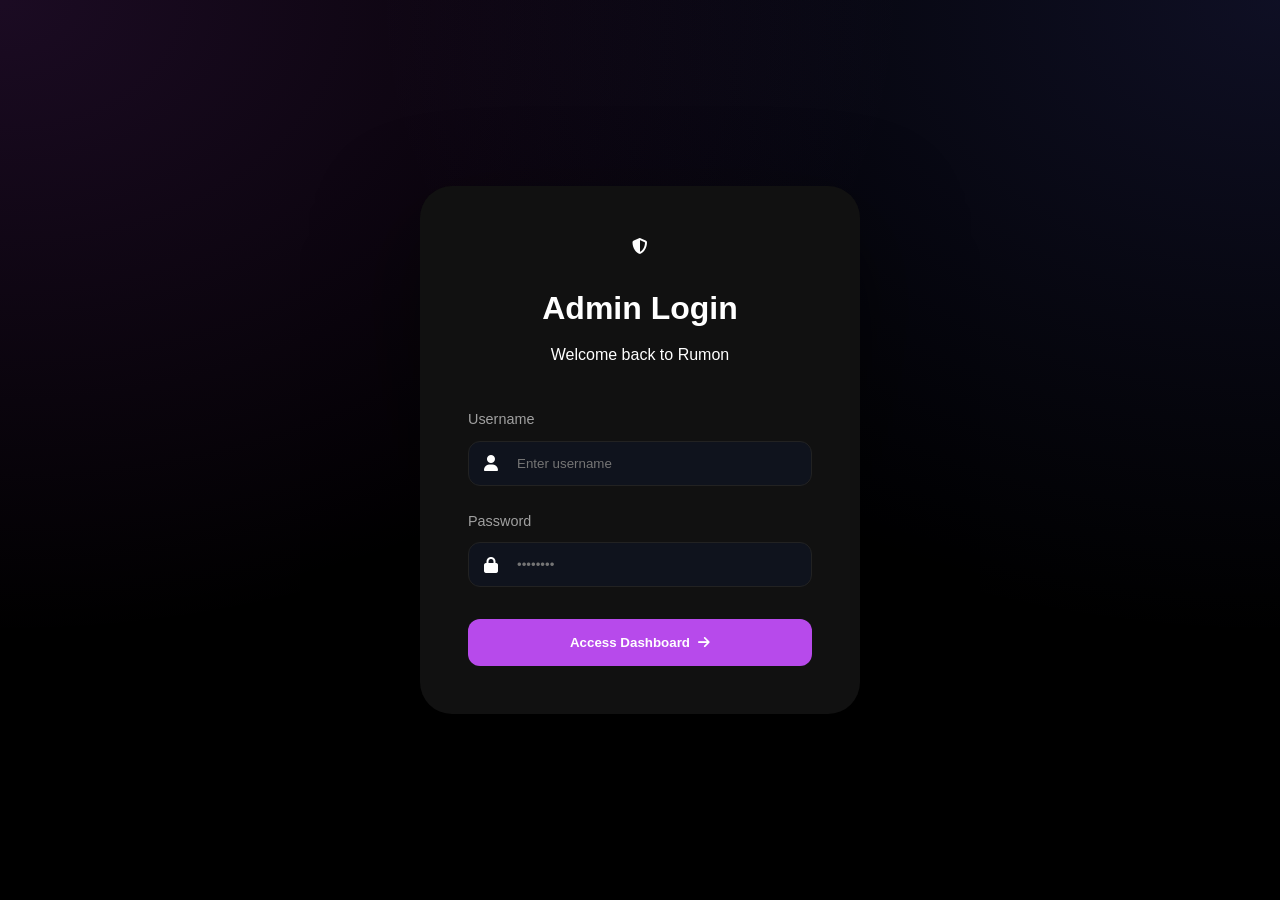
<file: Deshboard/login.html>
<!DOCTYPE html>
<html lang="en">

<head>
    <meta charset="UTF-8">
    <meta name="viewport" content="width=device-width, initial-scale=1.0">
    <title>Admin Login | Rumon</title>
    <link rel="stylesheet" href="style.css">
    <link rel="stylesheet" href="https://cdnjs.cloudflare.com/ajax/libs/font-awesome/6.4.0/css/all.min.css">
    <style>
        .login-page {
            height: 100vh;
            display: flex;
            align-items: center;
            justify-content: center;
            background-color: var(--bg-darker);
            background-image:
                radial-gradient(at 0% 0%, rgba(183, 74, 235, 0.15) 0px, transparent 50%),
                radial-gradient(at 100% 0%, rgba(99, 102, 241, 0.15) 0px, transparent 50%);
        }

        .login-card {
            background: var(--card-bg);
            backdrop-filter: blur(30px);
            border: 1px solid var(--glass-border);
            padding: 3rem;
            border-radius: 32px;
            width: 100%;
            max-width: 440px;
            box-shadow: 0 40px 100px rgba(0, 0, 0, 0.5);
            animation: fadeIn 0.8s cubic-bezier(0.4, 0, 0.2, 1);
        }

        .login-header {
            text-align: center;
            margin-bottom: 2.5rem;
        }

        .login-header .logo-icon {
            margin: 0 auto 1.5rem;
        }

        .login-header h2 {
            font-size: 2rem;
            font-weight: 800;
            margin-bottom: 0.5rem;
        }

        .login-header p {
            color: var(--text-dim);
        }

        .error-msg {
            background: rgba(239, 68, 68, 0.1);
            color: var(--danger);
            padding: 0.8rem;
            border-radius: 12px;
            font-size: 0.9rem;
            margin-bottom: 1.5rem;
            display: none;
            text-align: center;
            border: 1px solid rgba(239, 68, 68, 0.2);
        }
    </style>
</head>

<body>
    <div class="login-page">
        <div class="login-card">
            <div class="login-header">
                <div class="logo-icon"><i class="fas fa-shield-halved"></i></div>
                <h2>Admin Login</h2>
                <p>Welcome back to Rumon</p>
            </div>

            <div id="error-msg" class="error-msg"></div>

            <form id="login-form">
                <div class="form-group">
                    <label>Username</label>
                    <div style="position:relative;">
                        <i class="fas fa-user"
                            style="position:absolute; left:1rem; top:50%; transform:translateY(-50%); color:var(--text-dim);"></i>
                        <input type="text" id="username" placeholder="Enter username" style="padding-left:3rem;"
                            required>
                    </div>
                </div>
                <div class="form-group" style="margin-bottom: 2rem;">
                    <label>Password</label>
                    <div style="position:relative;">
                        <i class="fas fa-lock"
                            style="position:absolute; left:1rem; top:50%; transform:translateY(-50%); color:var(--text-dim);"></i>
                        <input type="password" id="password" placeholder="••••••••" style="padding-left:3rem;" required>
                    </div>
                </div>
                <button type="submit" class="btn btn-primary"
                    style="width: 100%; justify-content: center; padding: 1rem;">
                    Access Dashboard <i class="fas fa-arrow-right"></i>
                </button>
            </form>
        </div>
    </div>

    <script>
        const IS_LOCAL = window.location.hostname === "localhost" || window.location.hostname === "127.0.0.1";
        const BACKEND_URL = IS_LOCAL ? "http://localhost:5000" : "https://portfolio-backend-h88g.vercel.app";
        const API_BASE_URL = `${BACKEND_URL}/api`;
        const loginForm = document.getElementById('login-form');
        const errorMsg = document.getElementById('error-msg');

        loginForm.addEventListener('submit', async (e) => {
            e.preventDefault();
            const username = document.getElementById('username').value;
            const password = document.getElementById('password').value;

            errorMsg.style.display = 'none';

            try {
                const response = await fetch(`${API_BASE_URL}/auth/login`, {
                    method: 'POST',
                    headers: { 'Content-Type': 'application/json' },
                    body: JSON.stringify({ username, password })
                });

                const data = await response.json();

                if (!response.ok) {
                    throw new Error(data.message || 'Login failed');
                }

                // Success
                localStorage.setItem('adminToken', data.token);
                localStorage.setItem('adminUser', JSON.stringify({
                    username: data.username,
                    role: data.role
                }));

                window.location.href = 'index.html';
            } catch (error) {
                errorMsg.innerText = error.message;
                errorMsg.style.display = 'block';
            }
        });

        // Check if already logged in
        if (localStorage.getItem('adminToken')) {
            window.location.href = 'index.html';
        }
    </script>
</body>

</html>
</file>
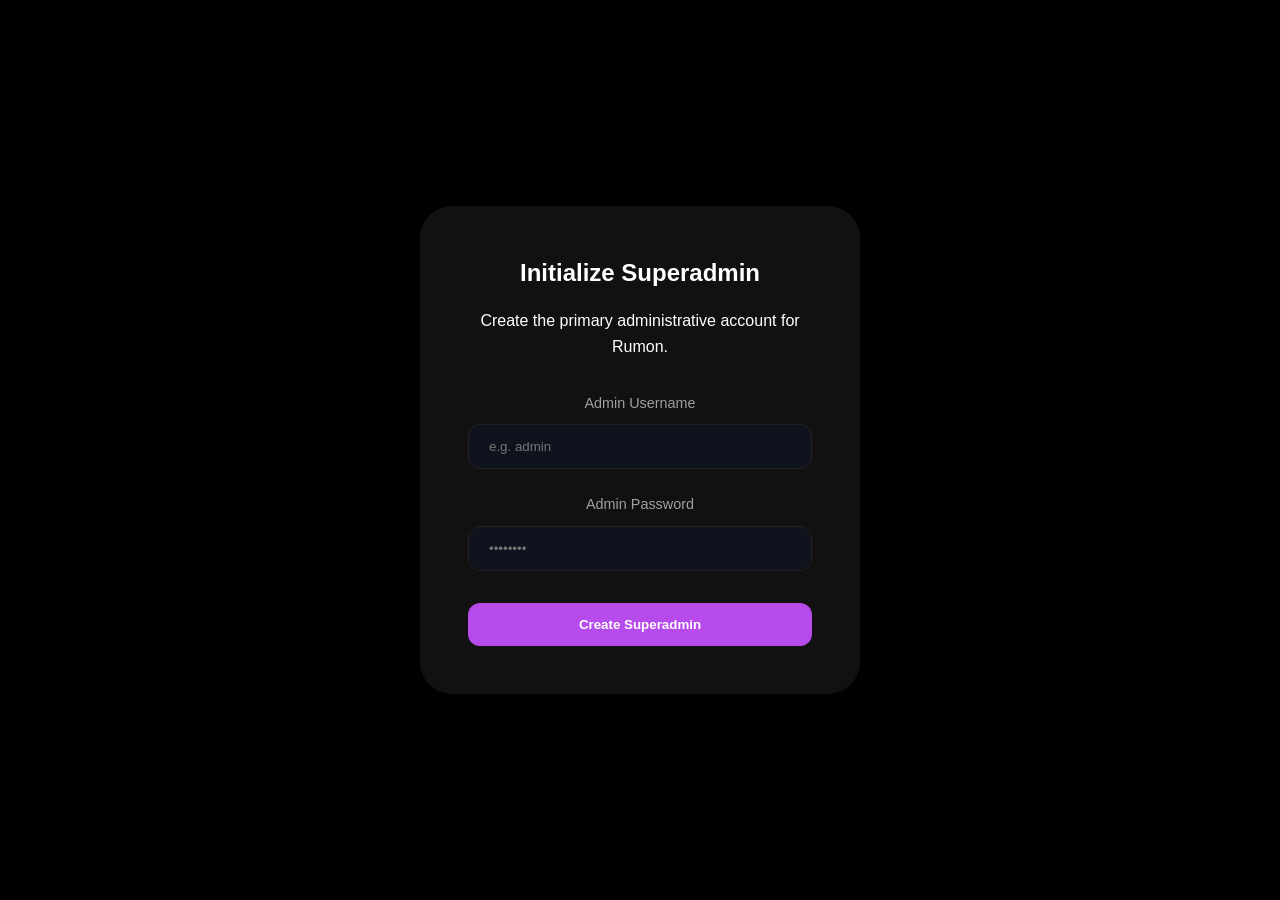
<file: Deshboard/setup.html>
<!DOCTYPE html>
<html lang="en">

<head>
    <meta charset="UTF-8">
    <meta name="viewport" content="width=device-width, initial-scale=1.0">
    <title>Superadmin Setup | Rumon</title>
    <link rel="stylesheet" href="style.css">
    <link rel="stylesheet" href="https://cdnjs.cloudflare.com/ajax/libs/font-awesome/6.4.0/css/all.min.css">
    <style>
        .setup-page {
            height: 100vh;
            display: flex;
            align-items: center;
            justify-content: center;
            background-color: var(--bg-darker);
        }

        .setup-card {
            background: var(--card-bg);
            padding: 3rem;
            border-radius: 32px;
            width: 100%;
            max-width: 440px;
            border: 1px solid var(--glass-border);
            text-align: center;
        }
    </style>
</head>

<body>
    <div class="setup-page">
        <div class="setup-card">
            <h2 style="margin-bottom: 1rem;">Initialize Superadmin</h2>
            <p style="color: var(--text-dim); margin-bottom: 2rem;">Create the primary administrative account for Rumon.
            </p>

            <div id="msg" style="padding: 1rem; border-radius: 12px; margin-bottom: 1.5rem; display: none;"></div>

            <form id="setup-form">
                <div class="form-group">
                    <label>Admin Username</label>
                    <input type="text" id="username" placeholder="e.g. admin" required>
                </div>
                <div class="form-group" style="margin-bottom: 2rem;">
                    <label>Admin Password</label>
                    <input type="password" id="password" placeholder="••••••••" required>
                </div>
                <button type="submit" class="btn btn-primary" style="width: 100%; justify-content: center;">Create
                    Superadmin</button>
            </form>
        </div>
    </div>

    <script>
        const IS_LOCAL = window.location.hostname === "localhost" || window.location.hostname === "127.0.0.1";
        const BACKEND_URL = IS_LOCAL ? "http://localhost:5000" : "https://portfolio-backend-h88g.vercel.app";
        const API_BASE_URL = `${BACKEND_URL}/api`;
        const setupForm = document.getElementById('setup-form');
        const msgDiv = document.getElementById('msg');

        setupForm.addEventListener('submit', async (e) => {
            e.preventDefault();
            const username = document.getElementById('username').value;
            const password = document.getElementById('password').value;

            try {
                const response = await fetch(`${API_BASE_URL}/auth/setup`, {
                    method: 'POST',
                    headers: { 'Content-Type': 'application/json' },
                    body: JSON.stringify({ username, password })
                });

                const data = await response.json();

                if (response.ok) {
                    msgDiv.style.background = 'rgba(16,185,129,0.1)';
                    msgDiv.style.color = '#10b981';
                    msgDiv.innerText = "Superadmin created! Redirecting to login...";
                    msgDiv.style.display = 'block';
                    setTimeout(() => window.location.href = 'login.html', 2000);
                } else {
                    throw new Error(data.message);
                }
            } catch (error) {
                msgDiv.style.background = 'rgba(239,68,68,0.1)';
                msgDiv.style.color = '#ef4444';
                msgDiv.innerText = error.message;
                msgDiv.style.display = 'block';
            }
        });
    </script>
</body>

</html>
</file>
<file: Deshboard/style.css>
:root {
    --primary-color: #B74AEB;
    --primary-hover: #9c2bc9;
    --bg-dark: #000000;
    --sidebar-bg: #0a0a0a;
    --card-bg: #111111;
    --text-white: #ffffff;
    --text-muted: #a0a0a0;
    --border-color: #222222;
    --glass-bg: rgba(183, 74, 235, 0.05);
    --success-color: #10b981;
    --danger-color: #ef4444;
}

* {
    margin: 0;
    padding: 0;
    box-sizing: border-box;
    font-family: 'Inter', -apple-system, BlinkMacSystemFont, 'Segoe UI', Roboto, sans-serif;
}

body {
    background-color: var(--bg-dark);
    color: var(--text-white);
    line-height: 1.6;
}

.dashboard-container {
    display: flex;
    min-height: 100vh;
}

/* Sidebar Styling */
.sidebar {
    width: 280px;
    background-color: var(--sidebar-bg);
    border-right: 1px solid var(--border-color);
    padding: 2rem 1.5rem;
    position: fixed;
    height: 100vh;
    display: flex;
    flex-direction: column;
    z-index: 1000;
}

.logo {
    display: flex;
    align-items: center;
    gap: 0.75rem;
    font-size: 1.5rem;
    font-weight: 800;
    color: var(--text-white);
    margin-bottom: 3rem;
    background: linear-gradient(135deg, #818cf8 0%, #c084fc 100%);
    -webkit-background-clip: text;
    -webkit-text-fill-color: transparent;
}

.nav-links {
    display: flex;
    flex-direction: column;
    gap: 0.75rem;
}

.nav-item {
    display: flex;
    align-items: center;
    gap: 1rem;
    padding: 0.875rem 1.25rem;
    color: var(--text-muted);
    text-decoration: none;
    border-radius: 0.75rem;
    transition: all 0.3s cubic-bezier(0.4, 0, 0.2, 1);
}

.nav-item i {
    font-size: 1.1rem;
    width: 20px;
}

.nav-item:hover, .nav-item.active {
    background-color: var(--glass-bg);
    color: var(--text-white);
}

.nav-item.active {
    background-color: var(--primary-color);
    box-shadow: 0 4px 15px rgba(99, 102, 241, 0.3);
}

/* Main Content Area */
.main-content {
    flex: 1;
    margin-left: 280px;
    padding: 2rem 3rem;
}

.top-header {
    display: flex;
    justify-content: space-between;
    align-items: center;
    margin-bottom: 3rem;
}

.top-header h1 {
    font-size: 2rem;
    font-weight: 700;
}

.user-profile {
    display: flex;
    align-items: center;
    gap: 1rem;
    background: var(--glass-bg);
    padding: 0.5rem 1rem;
    border-radius: 50px;
    border: 1px solid var(--border-color);
}

.user-profile img {
    width: 40px;
    height: 40px;
    border-radius: 50%;
}

/* Content Sections */
.content-section {
    display: none;
    animation: fadeIn 0.4s ease-out;
}

.content-section.active {
    display: block;
}

@keyframes fadeIn {
    from { opacity: 0; transform: translateY(10px); }
    to { opacity: 1; transform: translateY(0); }
}

/* Stats Cards */
.stats-grid {
    display: grid;
    grid-template-columns: repeat(auto-fit, minmax(280px, 1fr));
    gap: 2rem;
    margin-bottom: 3rem;
}

.stat-card {
    background: var(--card-bg);
    padding: 2rem;
    border-radius: 1.5rem;
    border: 1px solid var(--border-color);
    backdrop-filter: blur(12px);
    display: flex;
    align-items: center;
    gap: 1.5rem;
    transition: transform 0.3s;
}

.stat-card:hover {
    transform: translateY(-5px);
}

.stat-icon {
    width: 60px;
    height: 60px;
    background: var(--glass-bg);
    border-radius: 1rem;
    display: flex;
    align-items: center;
    justify-content: center;
    font-size: 1.5rem;
    color: var(--primary-color);
}

.stat-info h3 {
    font-size: 1.75rem;
    font-weight: 700;
}

.stat-info p {
    color: var(--text-muted);
}

.welcome-card {
    background: linear-gradient(135deg, rgba(99, 102, 241, 0.1) 0%, rgba(192, 132, 252, 0.1) 100%);
    padding: 3rem;
    border-radius: 2rem;
    border: 1px solid var(--border-color);
}

.welcome-card h2 {
    font-size: 2.5rem;
    margin-bottom: 1rem;
}

/* Forms Styling */
.form-container {
    background: var(--card-bg);
    padding: 2.5rem;
    border-radius: 1.5rem;
    border: 1px solid var(--border-color);
    margin-bottom: 3rem;
}

.form-container h3 {
    margin-bottom: 2rem;
    display: flex;
    align-items: center;
    gap: 0.75rem;
}

.form-group {
    margin-bottom: 1.5rem;
}

.form-row {
    display: grid;
    grid-template-columns: 1fr 1fr;
    gap: 1.5rem;
}

label {
    display: block;
    margin-bottom: 0.6rem;
    color: var(--text-muted);
    font-size: 0.9rem;
    font-weight: 500;
}

input, textarea {
    width: 100%;
    padding: 0.875rem 1.25rem;
    background: rgba(15, 23, 42, 0.5);
    border: 1px solid var(--border-color);
    border-radius: 0.75rem;
    color: var(--text-white);
    outline: none;
    transition: all 0.3s;
}

input:focus, textarea:focus {
    border-color: var(--primary-color);
    background: rgba(15, 23, 42, 0.8);
    box-shadow: 0 0 0 4px rgba(99, 102, 241, 0.1);
}

.btn {
    padding: 0.875rem 2rem;
    border-radius: 0.75rem;
    border: none;
    font-weight: 700;
    cursor: pointer;
    transition: all 0.3s;
    display: inline-flex;
    align-items: center;
    gap: 0.5rem;
}

.btn-primary {
    background-color: var(--primary-color);
    color: white;
}

.btn-primary:hover {
    background-color: var(--primary-hover);
    transform: scale(1.02);
}

.btn-danger {
    background-color: var(--danger-color);
    color: white;
    padding: 0.5rem 1rem;
}

/* Table Styling */
.data-list-container {
    background: var(--card-bg);
    padding: 2.5rem;
    border-radius: 1.5rem;
    border: 1px solid var(--border-color);
}

.table-responsive {
    overflow-x: auto;
    margin-top: 1.5rem;
}

.data-table {
    width: 100%;
    border-collapse: collapse;
}

.data-table th {
    text-align: left;
    padding: 1rem;
    color: var(--text-muted);
    font-weight: 600;
    border-bottom: 1px solid var(--border-color);
}

.data-table td {
    padding: 1.25rem 1rem;
    border-bottom: 1px solid var(--border-color);
}

.data-table tr:last-child td {
    border-bottom: none;
}

.actions-cell {
    display: flex;
    gap: 0.75rem;
}

/* Dashboard Grid */
.dashboard-grid {
    display: grid;
    grid-template-columns: 1fr 400px;
    gap: 2rem;
    margin-bottom: 3rem;
}

.preview-container h3 {
    margin-bottom: 2rem;
    display: flex;
    align-items: center;
    gap: 0.75rem;
}

/* Glass Preview Cards */
.glass-preview {
    background: var(--card-bg);
    border-radius: 1.5rem;
    border: 1px solid var(--border-color);
    overflow: hidden;
    backdrop-filter: blur(15px);
    box-shadow: 0 10px 30px rgba(0,0,0,0.3);
}

.preview-img-wrapper {
    width: 100%;
    height: 200px;
    overflow: hidden;
    background: #1e293b;
}

.preview-img-wrapper img {
    width: 100%;
    height: 100%;
    object-fit: cover;
    transition: transform 0.5s;
}

.preview-content {
    padding: 1.5rem;
}

.preview-tags {
    font-size: 0.75rem;
    color: var(--primary-color);
    font-weight: 600;
    text-transform: uppercase;
    display: block;
    margin-bottom: 0.5rem;
}

.preview-content h2 {
    font-size: 1.25rem;
    margin-bottom: 1rem;
    color: var(--text-white);
}

.preview-content p {
    font-size: 0.9rem;
    color: var(--text-muted);
    margin-bottom: 1.5rem;
    display: -webkit-box;
    -webkit-line-clamp: 3;
    -webkit-box-orient: vertical;
    overflow: hidden;
}

.preview-footer {
    display: flex;
    justify-content: space-between;
    font-size: 0.75rem;
    color: var(--text-muted);
    border-top: 1px solid var(--border-color);
    padding-top: 1rem;
}

/* Project Specific Preview */
.preview-tech-stack {
    display: flex;
    gap: 0.5rem;
    flex-wrap: wrap;
    margin-bottom: 1.5rem;
}

.preview-tech-stack span {
    background: var(--glass-bg);
    padding: 0.25rem 0.75rem;
    border-radius: 50px;
    font-size: 0.7rem;
    border: 1px solid var(--border-color);
}

.preview-links {
    display: flex;
    gap: 1rem;
}

.p-link {
    font-size: 0.8rem;
    color: var(--text-muted);
    display: flex;
    align-items: center;
    gap: 0.4rem;
}

@media (max-width: 1200px) {
    .dashboard-grid {
        grid-template-columns: 1fr;
    }
    .preview-container {
        display: none; /* Hide preview on smaller screens or move below */
    }
}
</file>
<file: container/header/header.css>
/* Header Base Styles */
.main-header {
    position: fixed;
    top: 0;
    left: 0;
    width: 100%;
    z-index: 1000;
    background-color: transparent;
    transition: all 0.4s cubic-bezier(0.2, 0.8, 0.2, 1);
    padding: 1.5rem 0;
}

/* Sticky Header Style */
.main-header.is-sticky {
    background-color: rgba(11, 12, 22, 0.90);
    backdrop-filter: blur(16px);
    -webkit-backdrop-filter: blur(16px);
    padding: 1rem 0;
    box-shadow: 0 10px 30px rgba(0, 0, 0, 0.5);
    border-bottom: 1px solid rgba(255, 255, 255, 0.05);
}

.header-container {
    max-width: 1400px;
    margin: 0 auto;
    padding: 0;
    display: flex;
    align-items: center;
    justify-content: space-between;
}

/* Logo Layout */
.logo {
    display: flex;
    flex-direction: column;
    text-decoration: none;
    gap: 3px;
    transition: transform 0.3s ease;
}

.logo:hover {
    transform: scale(1.02);
}

.logo-top {
    display: flex;
    align-items: center;
}

.logo-img {
    height: 28px;
    width: auto;
    display: block;
    object-fit: contain;
}


.logo-sub {
    font-size: 0.65rem;
    font-weight: 600;
    color: #797a8e;
    /* grayish color */
    letter-spacing: 3px;
    text-transform: uppercase;
    line-height: 1;
}

/* Desktop Navigation */
.nav-links {
    display: flex;
    align-items: center;
    gap: 2.5rem;
}

.nav-item {
    display: flex;
    align-items: center;
    color: #ffffff;
    text-decoration: none;
    font-size: 0.85rem;
    font-weight: 700;
    transition: color 0.3s ease;
    letter-spacing: 0.5px;
}

.nav-item.active {
    color: #c44dff;
}

.nav-item:hover {
    color: #c44dff;
}

/* Right Actions */
.header-actions {
    display: flex;
    align-items: center;
    gap: 1.2rem;
}

.social-icons {
    display: flex;
    align-items: center;
    gap: 0.8rem;
    margin-right: 0.5rem;
}

/* Header version of .social-icon — smaller than Contact version (34px vs 45px) */
.social-icon {
    display: flex;
    align-items: center;
    justify-content: center;
    width: 34px;
    height: 34px;
    color: #ffffff;
    background: rgba(255, 255, 255, 0.05);
    border-radius: 50%;
    transition: all 0.3s ease;
}

.social-icon:hover {
    color: #ffffff;
    background: #b057d5;
    transform: translateY(-2px);
    box-shadow: 0 4px 10px rgba(176, 87, 213, 0.4);
}

.social-icon svg {
    width: 16px;
    height: 16px;
}

.btn-header {
    background: linear-gradient(90deg, #b04bf3, #d746cd);
    color: white;
    text-decoration: none;
    padding: 0.7rem 1.6rem;
    border-radius: 50px;
    font-weight: 700;
    font-size: 0.85rem;
    display: flex;
    align-items: center;
    gap: 0.6rem;
    transition: all 0.3s ease;
    box-shadow: 0 5px 15px rgba(176, 75, 243, 0.2);
}

.btn-header:hover {
    transform: translateY(-2px);
    box-shadow: 0 8px 20px rgba(176, 75, 243, 0.4);
}

.eye-icon {
    width: 18px;
    height: 18px;
}

/* Mobile Toggle Hamburger */
.mobile-toggle {
    display: none;
    background: transparent;
    border: none;
    cursor: pointer;
    flex-direction: column;
    gap: 5px;
    padding: 5px;
    z-index: 1001;
}

.mobile-toggle span {
    display: block;
    width: 25px;
    height: 2px;
    background-color: #ffffff;
    border-radius: 2px;
    transition: all 0.3s ease;
}

/* Mobile Toggle Animation Status */
.mobile-toggle.is-active span:nth-child(1) {
    transform: translateY(7px) rotate(45deg);
}

.mobile-toggle.is-active span:nth-child(2) {
    opacity: 0;
}

.mobile-toggle.is-active span:nth-child(3) {
    transform: translateY(-7px) rotate(-45deg);
}

/* Mobile Menu */
.mobile-menu {
    position: fixed;
    top: 0;
    left: 0;
    width: 100%;
    height: 100vh;
    background: linear-gradient(160deg, rgba(11, 12, 22, 0.97) 0%, rgba(20, 10, 35, 0.98) 100%);
    backdrop-filter: blur(24px);
    -webkit-backdrop-filter: blur(24px);
    display: flex;
    flex-direction: column;
    align-items: center;
    justify-content: flex-start;
    padding-top: 90px;
    gap: 0;
    opacity: 0;
    visibility: hidden;
    transform: translateY(-15px);
    transition: all 0.4s cubic-bezier(0.2, 0.8, 0.2, 1);
    z-index: 999;
    overflow-y: auto;
}

.mobile-menu.is-active {
    opacity: 1;
    visibility: visible;
    transform: translateY(0);
}

/* Decorative glow blobs in menu */
.mobile-menu::before {
    content: '';
    position: absolute;
    top: 10%;
    right: -60px;
    width: 200px;
    height: 200px;
    background: radial-gradient(circle, rgba(176, 75, 243, 0.12) 0%, transparent 70%);
    border-radius: 50%;
    pointer-events: none;
}

.mobile-menu::after {
    content: '';
    position: absolute;
    bottom: 15%;
    left: -60px;
    width: 180px;
    height: 180px;
    background: radial-gradient(circle, rgba(215, 70, 205, 0.10) 0%, transparent 70%);
    border-radius: 50%;
    pointer-events: none;
}

    /* Mobile Nav Items */
.mobile-nav-item {
    color: rgba(255,255,255,0.85);
    font-size: 1.4rem;
    font-weight: 700;
    text-decoration: none;
    letter-spacing: 2px;
    text-transform: uppercase;
    padding: 0.55rem 2.5rem;
    width: 100%;
    text-align: center;
    position: relative;
    transition: all 0.3s ease;
    border-bottom: 1px solid rgba(255,255,255,0.04);
}

.mobile-nav-item::after {
    content: '';
    position: absolute;
    bottom: 0;
    left: 50%;
    transform: translateX(-50%);
    width: 0;
    height: 2px;
    background: linear-gradient(90deg, #b04bf3, #d746cd);
    border-radius: 2px;
    transition: width 0.3s ease;
}

.mobile-nav-item:hover {
    color: #c44dff;
    background: rgba(176, 75, 243, 0.06);
}

.mobile-nav-item:hover::after {
    width: 60px;
}

.mobile-actions {
    display: flex;
    flex-direction: column;
    align-items: center;
    gap: 1.2rem;
    margin-top: 1.8rem;
    padding: 0 5%;
    width: 100%;
}

/* Mobile menu logo header bar */
.mobile-menu-header {
    position: absolute;
    top: 0;
    left: 0;
    width: 100%;
    display: flex;
    align-items: center;
    justify-content: space-between;
    padding: 1rem 5%;
    border-bottom: 1px solid rgba(255,255,255,0.06);
    background: rgba(11, 12, 22, 0.5);
    z-index: 2;
}

.mobile-menu-logo {
    text-decoration: none;
    display: flex;
    align-items: center;
}

.mobile-menu-logo img {
    height: 26px;
    width: auto;
    object-fit: contain;
}

/* Mobile Download Resume button */
.mobile-btn {
    width: auto;
    justify-content: center;
    padding: 0.75rem 2rem;
    font-size: 0.9rem;
    white-space: nowrap;
}

/* --- Header Responsive --- */
@media (max-width: 1100px) {
    .header-container {
        padding: 0 5%;
    }

    .nav-links {
        gap: 2rem;
    }

}

@media (max-width: 900px) {
    .main-header {
        padding: 1rem 0;
    }

    .main-header.is-sticky {
        padding: 0.8rem 0;
    }

    .nav-links,
    .header-actions {
        display: none;
    }

    .mobile-toggle {
        display: flex;
    }

}

@media (max-width: 680px) {
    .main-header {
        padding: 0.8rem 0;
    }

    .main-header.is-sticky {
        padding: 0.6rem 0;
    }

    .header-container {
        padding: 0 3%;
    }

    .mobile-nav-item {
        font-size: 1.3rem;
    }

    .mobile-actions {
        gap: 1.2rem;
        margin-top: 1.5rem;
    }

    .social-icons {
        gap: 0.6rem;
    }

    .social-icon {
        width: 32px;
        height: 32px;
    }

    .social-icon svg {
        width: 14px;
        height: 14px;
    }

    .btn-header {
        padding: 0.6rem 1.4rem;
        font-size: 0.8rem;
    }

    .eye-icon {
        width: 16px;
        height: 16px;
    }
}

@media (max-width: 480px) {
    .main-header {
        padding: 0.6rem 0;
    }

    .main-header.is-sticky {
        padding: 0.5rem 0;
    }

    .header-container {
        padding: 0 2%;
    }

    .logo {
        gap: 2px;
    }

    .mobile-menu {
        gap: 1.5rem;
    }

    .mobile-nav-item {
        font-size: 1.2rem;
        letter-spacing: 0.5px;
    }

    .mobile-actions {
        gap: 1rem;
        margin-top: 1rem;
    }

    .social-icons {
        gap: 0.5rem;
    }

    .social-icon {
        width: 30px;
        height: 30px;
    }

    .social-icon svg {
        width: 12px;
        height: 12px;
    }

    .btn-header {
        padding: 0.5rem 1.2rem;
        font-size: 0.75rem;
        gap: 0.5rem;
    }

    .eye-icon {
        width: 14px;
        height: 14px;
    }
}
</file>
<file: container/footer/footer.css>
.footer-module {
    width: 100%;
    padding: 60px 0;
    background: radial-gradient(circle at -10% 50%, rgba(167, 57, 255, 0.15) 0%, transparent 40%), #0d0b12;
    color: #ffffff;
    font-family: 'Inter', sans-serif;
}

.footer-shell {
    width: 100%;
    margin: 0;
}

.footer-panel {
    width: 100%;
    background: transparent;
    padding: 50px 20px;
    border-radius: 0;
    position: relative;
}

.footer-panel-inner {
    max-width: 1400px;
    width: 100%;
    margin: 0 auto;
    display: flex;
    gap: 40px;
}

/* Vertical Dividers */
.v-divider {
    width: 1px;
    background: rgba(255, 255, 255, 0.1);
}

.footer-col.brand-col {
    flex: 1;
}

.footer-main-content {
    flex: 2;
    display: flex;
    flex-direction: column;
    justify-content: space-between;
}

/* Brand Section */
.footer-logo-line {
    display: flex;
    align-items: center;
}

.footer-logo-wordmark {
    display: flex;
    align-items: center;
    gap: 6px;
    font-size: 34px;
    font-weight: 800;
    letter-spacing: 2px;
    margin: 0;
    line-height: 1;
}
.footer-logo-wordmark .wm-l,
.footer-logo-wordmark .wm-ck {
    color: #ffffff;
}
.footer-logo-wordmark .wm-hive,
.footer-logo-wordmark .wm-lock {
    color: #c44dff;
}
.footer-logo-wordmark .wm-lock {
    font-size: 0.6em;
    transform: translateY(-0.06em);
}

.footer-brand-tag {
    font-size: var(--fs-label);
    letter-spacing: 2px;
    color: rgba(255, 255, 255, 0.5);
    display: block;
    margin-top: 5px;
    margin-bottom: 20px;
}

.brand-desc {
    font-size: var(--fs-body-sm);
    color: rgba(255, 255, 255, 0.7);
    line-height: 1.6;
    margin-bottom: 30px;
}

.loc-title {
    color: #c44dff;
    font-size: var(--fs-body-sm);
    margin-bottom: 8px;
}

/* Newsletter Section */
.footer-newsletter {
    display: flex;
    align-items: center;
    justify-content: space-between;
    padding-bottom: 30px;
}

.footer-news-header {
    display: flex;
    align-items: center;
    gap: 20px;
}

.footer-news-icon {
    width: 45px;
    height: 45px;
    border: 1px solid #c44dff55;
    border-radius: 10px;
    display: flex;
    align-items: center;
    justify-content: center;
    color: #c44dff;
    font-size: 20px;
}

.footer-news-header h3 {
    font-size: var(--fs-card-title);
    line-height: 1.3;
}

.footer-subscribe {
    position: relative;
    width: 280px;
}

.footer-subscribe input {
    width: 100%;
    background: rgba(255, 255, 255, 0.03);
    border: 1px solid rgba(255, 255, 255, 0.1);
    padding: 12px 15px;
    border-radius: 8px;
    color: white;
}

.footer-subscribe button {
    position: absolute;
    right: 10px;
    top: 50%;
    transform: translateY(-50%);
    background: none;
    border: none;
    color: white;
    cursor: pointer;
}

/* Bottom Row */
.h-divider {
    height: 1px;
    background: rgba(255, 255, 255, 0.1);
    margin-bottom: 30px;
}

.footer-info-row {
    display: flex;
    gap: 60px;
}

.footer-label {
    display: flex;
    align-items: center;
    gap: 10px;
    font-size: var(--fs-section-subtitle);
    font-weight: 600;
    margin-bottom: 15px;
}

.footer-label i { font-size: 14px; }

.footer-info-block a {
    display: block;
    color: white;
    text-decoration: none;
    font-size: var(--fs-body-sm);
    margin-bottom: 5px;
    opacity: 0.9;
}

.v-divider-small {
    width: 1px;
    background: rgba(255, 255, 255, 0.1);
}

.footer-socials {
    display: flex;
    gap: 12px;
}

.footer-socials a {
    width: 32px;
    height: 32px;
    background: #fff;
    color: #0d0b12;
    border-radius: 50%;
    display: flex;
    align-items: center;
    justify-content: center;
    font-size: 14px;
    transition: 0.3s;
}

.footer-socials a:hover {
    background: #c44dff;
    color: #fff;
}

@media (max-width: 992px) {
    .footer-module { padding: 40px 0; }
    .footer-panel { padding: 30px 20px; }
    .footer-panel-inner { flex-direction: column; }
    .v-divider, .v-divider-small { display: none; }
    .footer-newsletter { flex-direction: column; align-items: flex-start; gap: 20px; }
    .footer-subscribe { width: 100%; }
    .footer-info-row { flex-direction: column; gap: 25px; align-items: flex-start; }
}
</file>
<file: blog-details.css>
:root {
    --primary: #B74AEB;
    --primary-light: #d896f5;
    --bg-dark: #000000;
    --card-bg: #0d0d0d;
    --text-white: #ffffff;
    --text-muted: #999999;
    --border: #1a1a1a;
    --sidebar-width: 350px;
}

* {
    margin: 0;
    padding: 0;
    box-sizing: border-box;
    font-family: 'Outfit', sans-serif;
}

body {
    background-color: var(--bg-dark);
    color: var(--text-white);
    line-height: 1.7;
}

.container {
    max-width: 1400px;
    margin: 0 auto;
    padding: 0 20px;
}

/* Page Header */
.page-header {
    background: linear-gradient(rgba(0, 0, 0, 0.7), rgba(0, 0, 0, 0.7)), url('https://images.unsplash.com/photo-1558494949-ef010cbdcc48?auto=format&fit=crop&q=80&w=1600');
    background-size: cover;
    background-position: center;
    padding: 200px 20px 0;
    text-align: center;
}

.page-header h1 {
    font-size: 48px;
    margin-bottom: 20px;
}

.breadcrumbs {
    display: flex;
    justify-content: center;
    align-items: center;
    gap: 10px;
    color: var(--text-muted);
    font-size: 14px;
}

.breadcrumbs a {
    color: var(--primary);
    text-decoration: none;
}

/* Main Layout */
.main-layout {
    display: grid;
    grid-template-columns: 1fr var(--sidebar-width);
    gap: 50px;
    padding: 0px 20px 80px;
}

.featured-image {
    width: 100%;
    border-radius: 20px;
    overflow: hidden;
    margin-bottom: 30px;
}

.featured-image img {
    width: 100%;
    display: block;
}

.post-meta {
    display: flex;
    gap: 30px;
    margin-bottom: 30px;
    font-size: 14px;
    color: var(--text-muted);
}

.post-meta i {
    color: var(--primary);
    margin-right: 5px;
}

.category-tag {
    color: var(--primary);
    font-weight: 700;
}

.blog-article p {
    margin-bottom: 25px;
    color: var(--text-muted);
    font-size: 18px;
}

/* Comment Form */
.comment-section {
    margin-top: 80px;
    border-top: 1px solid var(--border);
    padding-top: 60px;
}

.comment-section h3 {
    font-size: 32px;
    margin-bottom: 10px;
}

.comment-form {
    margin-top: 40px;
}

.comment-form textarea,
.comment-form input {
    width: 100%;
    background: var(--card-bg);
    border: 1px solid var(--border);
    border-radius: 10px;
    padding: 20px;
    color: white;
    margin-bottom: 20px;
    outline: none;
}

.form-grid {
    display: grid;
    grid-template-columns: 1fr 1fr;
    gap: 20px;
}

.checkbox-group {
    display: flex;
    align-items: center;
    gap: 12px;
    margin-bottom: 30px;
    font-size: 14px;
    color: var(--text-muted);
}

.checkbox-group input[type="checkbox"] {
    width: 18px;
    height: 18px;
    margin: 0;
    cursor: pointer;
    flex-shrink: 0;
    accent-color: var(--primary);
}

.checkbox-group label {
    margin: 0;
    cursor: pointer;
    line-height: 1.5;
}

.submit-btn {
    background: var(--primary);
    color: white;
    border: none;
    padding: 15px 40px;
    border-radius: 50px;
    font-weight: 700;
    cursor: pointer;
}

/* Sidebar Widgets */
.widget {
    background: var(--card-bg);
    padding: 30px;
    border-radius: 20px;
    margin-bottom: 30px;
    border: 1px solid var(--border);
}

.widget h3 {
    font-size: 20px;
    margin-bottom: 25px;
    padding-bottom: 15px;
    border-bottom: 1px solid var(--border);
    display: flex;
    align-items: center;
    gap: 10px;
}

.search-box {
    display: flex;
    background: var(--bg-dark);
    border-radius: 10px;
    overflow: hidden;
}

.search-box input {
    flex: 1;
    background: none;
    border: none;
    padding: 15px;
    color: white;
    outline: none;
}

.search-box button {
    background: var(--primary);
    border: none;
    width: 50px;
    color: white;
    cursor: pointer;
}

.post-item {
    display: flex;
    gap: 15px;
    margin-bottom: 20px;
}

.post-item img {
    width: 80px;
    height: 80px;
    border-radius: 10px;
    object-fit: cover;
}

.post-info h4 {
    font-size: 14px;
    margin-bottom: 5px;
}

.post-info span {
    font-size: 12px;
    color: var(--text-muted);
}

.categories-widget ul {
    list-style: none;
}

.categories-widget li a {
    display: flex;
    align-items: center;
    gap: 10px;
    color: var(--text-muted);
    text-decoration: none;
    padding: 12px 0;
    border-bottom: 1px solid var(--border);
    font-size: 14px;
}

.categories-widget li:last-child a {
    border: none;
}

.tags-cloud {
    display: flex;
    flex-wrap: wrap;
    gap: 10px;
}

.tags-cloud a {
    background: var(--bg-dark);
    color: var(--text-white);
    text-decoration: none;
    padding: 5px 15px;
    border-radius: 5px;
    font-size: 12px;
    border: 1px solid var(--border);
}

.ad-widget {
    background: linear-gradient(rgba(183, 74, 235, 0.9), rgba(183, 74, 235, 0.9)), url('https://images.unsplash.com/photo-1550751827-4bd374c3f58b?auto=format&fit=crop&q=80&w=400');
    background-size: cover;
    padding: 40px;
    border-radius: 20px;
    text-align: center;
}

.ad-icon {
    font-size: 50px;
    margin-bottom: 20px;
}

.ad-btn {
    background: white;
    color: var(--primary);
    border: none;
    padding: 12px 25px;
    border-radius: 50px;
    font-weight: 700;
    margin-top: 20px;
}

@media (max-width: 1024px) {
    .main-layout {
        grid-template-columns: 1fr;
    }
}

/* Comments List Styles */
.comments-list-wrapper {
    margin-bottom: 50px;
}

.comments-display {
    margin-top: 30px;
}

.no-comments {
    color: var(--text-muted);
    font-style: italic;
    background: var(--card-bg);
    padding: 20px;
    border-radius: 10px;
    text-align: center;
}

.comment-item {
    display: flex;
    gap: 20px;
    background: var(--card-bg);
    padding: 25px;
    border-radius: 15px;
    margin-bottom: 20px;
    border: 1px solid var(--border);
    transition: transform 0.3s ease;
}

.comment-item:hover {
    transform: translateY(-5px);
    border-color: var(--primary-light);
}

.comment-avatar {
    font-size: 40px;
    color: var(--primary);
}

.comment-content {
    flex: 1;
}

.comment-header {
    display: flex;
    justify-content: space-between;
    align-items: center;
    margin-bottom: 10px;
}

.comment-author {
    font-size: 18px;
    color: var(--text-white);
}

.comment-date {
    font-size: 13px;
    color: var(--text-muted);
}

.comment-text {
    font-size: 16px;
    color: var(--text-muted);
    line-height: 1.6;
}
</file>
<file: container/portfolio/portfolio.css>
/* Portfolio Section Styles - Scoped */
.portfolio-module {
    padding: 100px 0;
    width: 100%;
    background-color: #0b0c16;
    color: #ffffff;
    font-family: 'Montserrat', sans-serif;
}

.portfolio-container {
    max-width: 1400px;
    margin: 0 auto;
    padding: 0;
}

@media (max-width: 1100px) {
    .portfolio-container {
        padding: 0 5%;
    }
}

/* Header */
.portfolio-header {
    text-align: center;
    margin-bottom: 70px;
}

.portfolio-title {
    font-size: var(--fs-section-title);
    font-weight: 800;
    margin-bottom: 15px;
}

.portfolio-subtitle {
    font-size: var(--fs-section-subtitle);
    color: #a4a5b6;
    font-weight: 500;
}

/* Grid Layout */
.portfolio-grid {
    display: grid;
    grid-template-columns: repeat(2, 1fr);
    gap: 30px;
}

/* Horizontal Card */
.portfolio-card {
    display: flex;
    background-color: #171825;
    border-radius: 20px;
    border: 1px solid rgba(255, 255, 255, 0.03);
    overflow: hidden;
    min-height: 325px;
    height: 325px;
    /* Fixed height for consistent grid layout */
    transition: transform 0.3s ease, border-color 0.3s ease, box-shadow 0.3s ease;
    will-change: transform;
}

.portfolio-card:hover {
    transform: translateY(-5px);
    border-color: rgba(189, 109, 252, 0.2);
    box-shadow: 0 15px 30px rgba(0, 0, 0, 0.4);
}

/* Image Side */
.card-image-box {
    flex: 1;
    /* Takes about half width */
    height: 100%;
    overflow: hidden;
    position: relative;
    border-right: 1px solid rgba(255, 255, 255, 0.03);
}

.card-image-box img {
    width: 100%;
    height: 100%;
    object-fit: cover;
    display: block;
    transition: transform 0.5s ease;
}

.portfolio-card:hover .card-image-box img {
    transform: scale(1.05);
}

/* Text Side */
.card-content-box {
    flex: 1.2;
    padding: 20px 24px;
    display: flex;
    flex-direction: column;
    justify-content: center;
    background: radial-gradient(circle at bottom right, rgba(189, 109, 252, 0.05) 0%, transparent 60%);
    position: relative;
    overflow: hidden;
}

.card-category-tag {
    font-size: 0.72rem;
    text-transform: uppercase;
    color: #ff8453;
    font-weight: 700;
    margin-bottom: 4px;
    letter-spacing: 0.5px;
    display: inline-block;
    line-height: 1.2;
    position: relative;
    z-index: 2;
}

.card-content-box h3 {
    font-size: clamp(1.02rem, 0.3vw + 0.95rem, 1.18rem);
    font-weight: 700;
    margin-bottom: 6px;
    color: #ffffff;
    line-height: 1.3;
    position: relative;
    z-index: 1;
}

.card-content-box p {
    font-size: 0.86rem;
    line-height: 1.42;
    color: #8c8da3;
    margin: 0 0 10px 0;
    position: relative;
    z-index: 1;
    display: -webkit-box;
    -webkit-line-clamp: 4;
    -webkit-box-orient: vertical;
    overflow: hidden;
    text-overflow: ellipsis;
}

/* Project Tech Stack Tags */
.project-tags {
    display: flex;
    flex-wrap: wrap;
    gap: 6px;
    margin-top: 0px;
    margin-bottom: 10px;
    position: relative;
    z-index: 5;
}

.project-tags span {
    font-size: 0.68rem;
    font-weight: 600;
    padding: 3px 9px;
    background-color: rgba(189, 109, 252, 0.1);
    color: #ffffff;
    border-radius: 50px;
    border: 1px solid rgba(189, 109, 252, 0.2);
    text-transform: uppercase;
    letter-spacing: 0.4px;
    line-height: 1.2;
}

.portfolio-card-canvas {
    position: absolute;
    inset: 0;
    width: 100%;
    height: 100%;
    pointer-events: none;
    opacity: 0.9;
    filter: blur(0.2px);
}

.project-links {
    display: flex;
    align-items: center;
    gap: 12px;
    margin-top: 2px;
    position: relative;
    z-index: 5;
    padding-top: 2px;
}

@media (prefers-reduced-motion: reduce) {
    .portfolio-card-canvas {
        display: none;
    }
}

/* Responsive */
@media (max-width: 1024px) {
    .portfolio-grid {
        grid-template-columns: 1fr;
    }

    .portfolio-card {
        height: auto;
    }
}

@media (max-width: 600px) {
    .portfolio-card {
        flex-direction: column;
        height: auto;
    }

    .card-image-box {
        height: 200px;
    }
}

/* Dynamic Loading States */
.portfolio-loading,
.portfolio-error {
    grid-column: 1 / -1;
    text-align: center;
    padding: 60px 20px;
    color: #a4a5b6;
    font-size: var(--fs-section-subtitle);
}

.portfolio-error {
    color: #ff6b6b;
    background-color: rgba(255, 107, 107, 0.1);
    border-radius: 20px;
    border: 1px solid rgba(255, 107, 107, 0.2);
}

.project-link {
    display: flex;
    align-items: center;
    gap: 8px;
    color: #b057d5;
    text-decoration: none;
    font-weight: 600;
    font-size: 0.85rem;
    transition: all 0.3s ease;
}

.project-link:hover {
    color: #ff8453;
    transform: translateX(3px);
}

.github-link {
    color: #ffffff;
    opacity: 0.8;
}

.github-link:hover {
    opacity: 1;
    color: #b057d5;
}

/* View All Button */
.portfolio-actions {
    display: flex;
    justify-content: center;
    margin-top: 60px;
}

.portfolio-btn {
    display: flex;
    align-items: center;
    gap: 15px;
    background-color: #b057d5;
    color: #fff;
    padding: 18px 45px;
    border-radius: 50px;
    text-decoration: none;
    font-weight: 700;
    font-size: 16px;
    letter-spacing: 0.5px;
    transition: all 0.3s ease;
    box-shadow: 0 8px 15px rgba(176, 87, 213, 0.2);
}

.portfolio-btn:hover {
    transform: translateY(-3px);
    box-shadow: 0 12px 25px rgba(176, 87, 213, 0.4);
    background-color: #c16ce6;
}

.portfolio-btn i {
    transition: transform 0.3s ease;
}

.portfolio-btn:hover i {
    transform: translateX(5px);
}


/* ==========================================================================
   Interactive Project Detail Modal (Popup)
   ========================================================================== */
.portfolio-card {
    cursor: pointer;
    user-select: none;
}

.project-modal-backdrop {
    position: fixed;
    top: 0;
    left: 0;
    width: 100vw;
    height: 100vh;
    background: rgba(0, 0, 0, 0.85);
    backdrop-filter: blur(8px);
    -webkit-backdrop-filter: blur(8px);
    z-index: 10000;
    display: flex;
    justify-content: center;
    align-items: center;
    padding: 20px;
    opacity: 0;
    visibility: hidden;
    pointer-events: none;
    transition: opacity 0.25s ease, visibility 0.25s ease;
}

.project-modal-backdrop.is-open {
    opacity: 1;
    visibility: visible;
    pointer-events: auto;
}

.project-modal-content {
    background: #171825;
    border: 1px solid rgba(176, 87, 213, 0.3);
    border-radius: 20px;
    max-width: 750px;
    width: 100%;
    max-height: 90vh;
    overflow-y: auto;
    box-shadow: 0 25px 60px rgba(0, 0, 0, 0.85), 0 0 30px rgba(176, 87, 213, 0.2);
    position: relative;
    transform: scale(0.95);
    transition: transform 0.25s cubic-bezier(0.16, 1, 0.3, 1);
    scrollbar-width: thin;
    scrollbar-color: rgba(176, 87, 213, 0.5) rgba(255, 255, 255, 0.05);
}

.project-modal-content::-webkit-scrollbar {
    width: 8px;
}

.project-modal-content::-webkit-scrollbar-track {
    background: rgba(255, 255, 255, 0.03);
}

.project-modal-content::-webkit-scrollbar-thumb {
    background: rgba(176, 87, 213, 0.5);
    border-radius: 4px;
}

.project-modal-backdrop.is-open .project-modal-content {
    transform: scale(1);
}

.modal-close-btn {
    position: absolute;
    top: 15px;
    right: 15px;
    background: rgba(0, 0, 0, 0.65);
    border: 1px solid rgba(255, 255, 255, 0.2);
    color: #fff;
    width: 38px;
    height: 38px;
    border-radius: 50%;
    display: flex;
    align-items: center;
    justify-content: center;
    cursor: pointer;
    z-index: 5;
    transition: background 0.2s, transform 0.2s;
}

.modal-close-btn:hover {
    background: #ff4757;
    transform: rotate(90deg);
}

.modal-image-wrapper {
    width: 100%;
    height: 320px;
    overflow: hidden;
    border-bottom: 1px solid rgba(255, 255, 255, 0.05);
    position: relative;
}

.modal-image-wrapper img {
    width: 100%;
    height: 100%;
    object-fit: cover;
    display: block;
}

.modal-body {
    padding: 30px;
}

.modal-category-badge {
    display: inline-block;
    background: linear-gradient(135deg, rgba(176, 87, 213, 0.2), rgba(255, 132, 83, 0.2));
    color: #ff8453;
    border: 1px solid rgba(255, 132, 83, 0.35);
    font-size: 0.8rem;
    font-weight: 700;
    padding: 4px 12px;
    border-radius: 50px;
    margin-bottom: 12px;
    text-transform: uppercase;
    letter-spacing: 0.5px;
}

.modal-title {
    font-size: clamp(1.4rem, 1.2vw + 1.2rem, 1.85rem);
    font-weight: 700;
    margin-bottom: 15px;
    color: #ffffff;
    line-height: 1.35;
}

.modal-desc {
    color: #c5c6d0;
    font-size: 1.02rem;
    line-height: 1.7;
    margin-bottom: 25px;
    white-space: pre-line;
}

.modal-tech-stack {
    display: flex;
    flex-wrap: wrap;
    gap: 8px;
    margin-bottom: 30px;
}

.modal-tech-stack span {
    background: rgba(255, 255, 255, 0.05);
    border: 1px solid rgba(255, 255, 255, 0.1);
    color: #b057d5;
    padding: 6px 14px;
    border-radius: 8px;
    font-size: 0.85rem;
    font-weight: 600;
}

.modal-actions {
    display: flex;
    gap: 15px;
    flex-wrap: wrap;
    border-top: 1px solid rgba(255, 255, 255, 0.08);
    padding-top: 20px;
}

.modal-action-btn {
    padding: 12px 24px;
    border-radius: 8px;
    font-weight: 600;
    font-size: 0.95rem;
    text-decoration: none;
    display: inline-flex;
    align-items: center;
    gap: 8px;
    transition: all 0.3s ease;
    cursor: pointer;
}

.btn-live {
    background: linear-gradient(135deg, #b057d5, #ff8453);
    color: #ffffff;
    box-shadow: 0 4px 15px rgba(176, 87, 213, 0.35);
    border: none;
}

.btn-live:hover {
    opacity: 0.9;
    transform: translateY(-2px);
    box-shadow: 0 6px 20px rgba(176, 87, 213, 0.5);
}

.btn-github {
    background: rgba(255, 255, 255, 0.08);
    border: 1px solid rgba(255, 255, 255, 0.2);
    color: #ffffff;
}

.btn-github:hover {
    background: rgba(255, 255, 255, 0.16);
    transform: translateY(-2px);
}

@media (max-width: 768px) {
    .modal-image-wrapper {
        height: 220px;
    }
    .modal-body {
        padding: 20px 15px;
    }
    .modal-actions {
        flex-direction: column;
        align-items: stretch;
    }
    .modal-action-btn {
        justify-content: center;
    }
}
</file>
